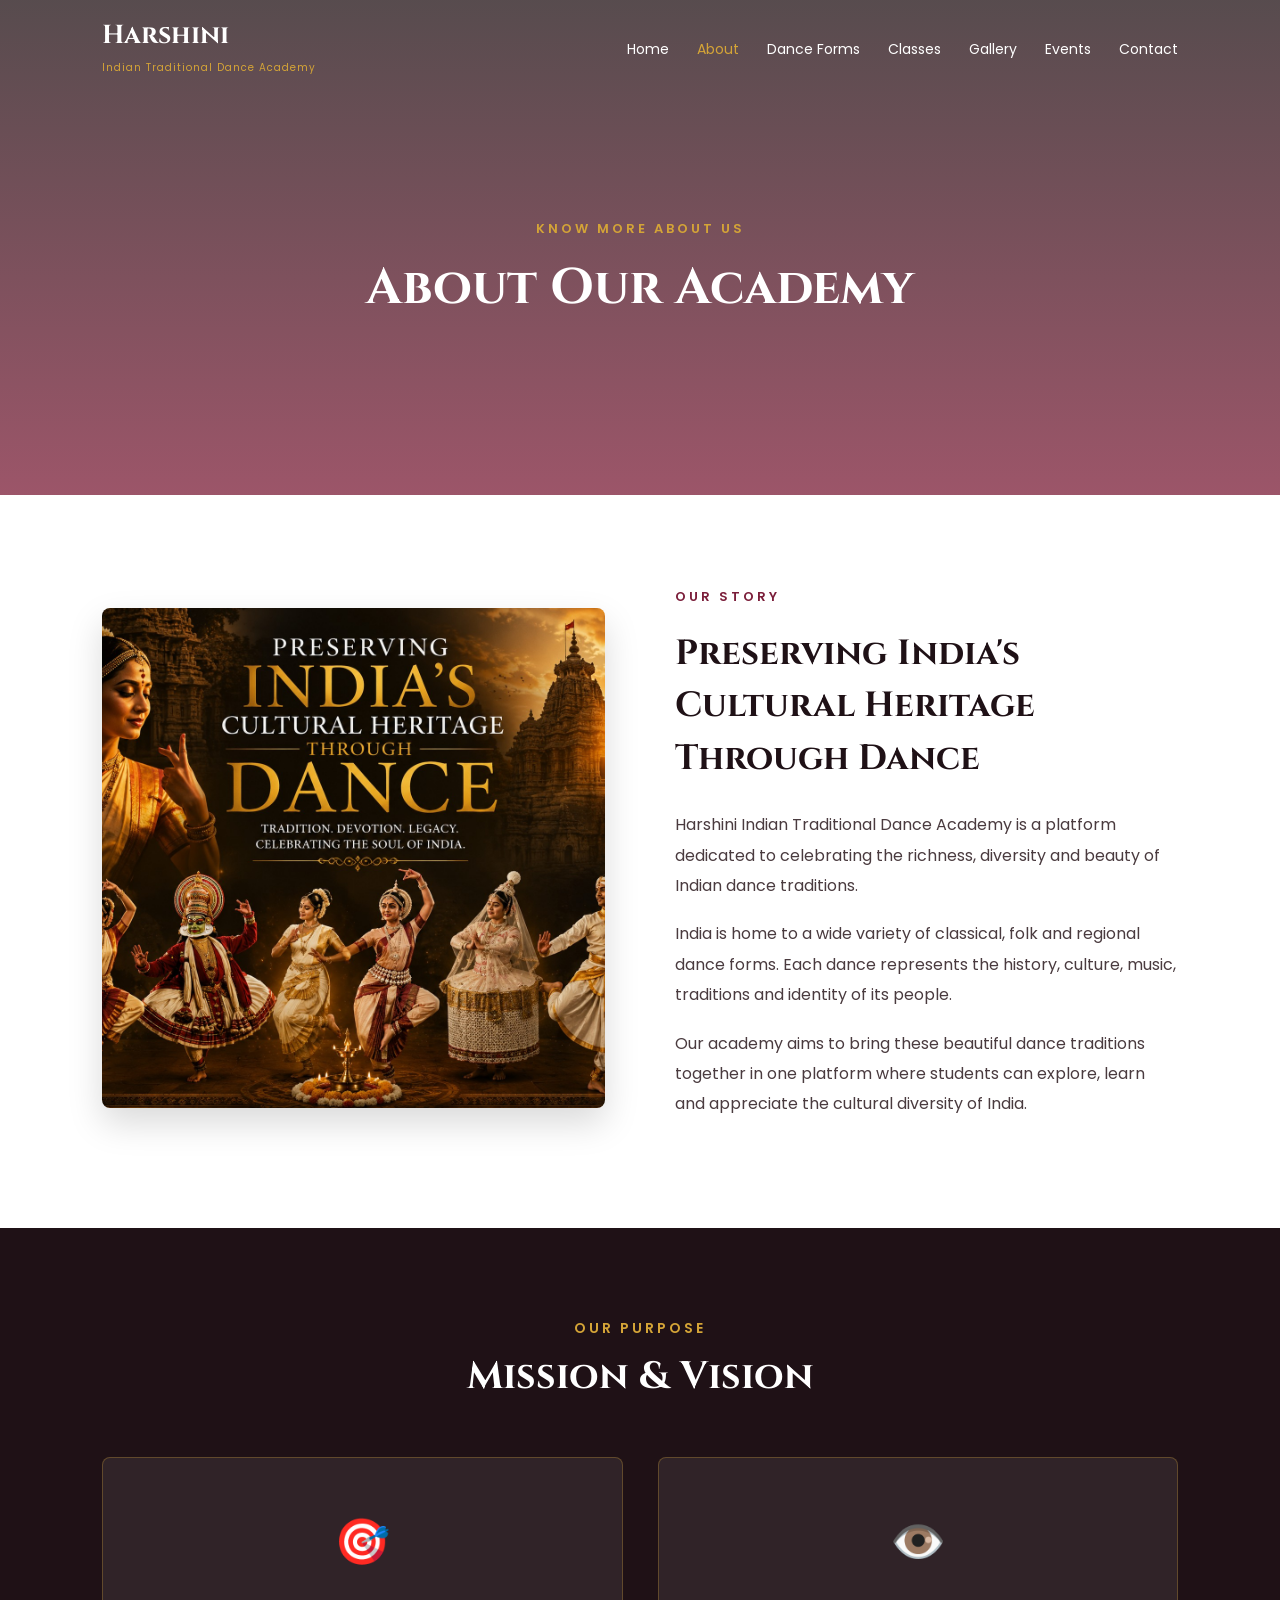
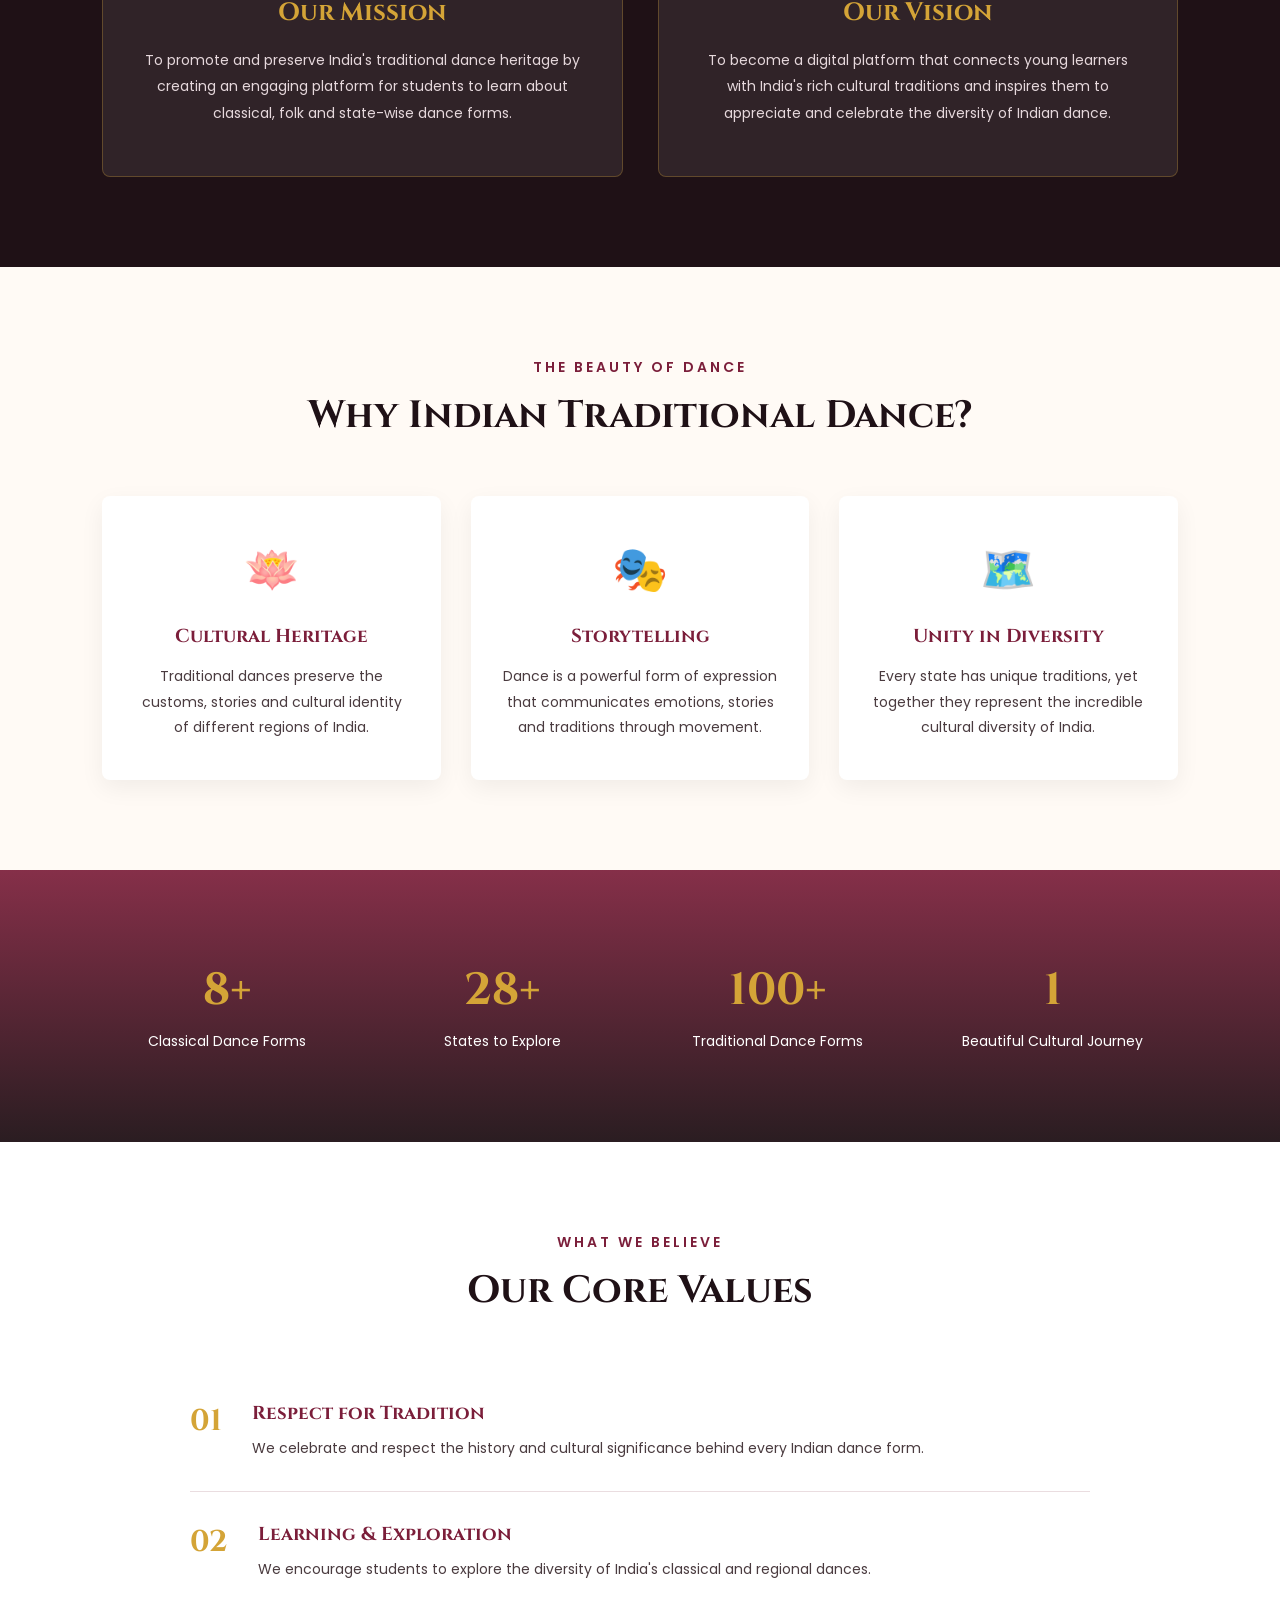
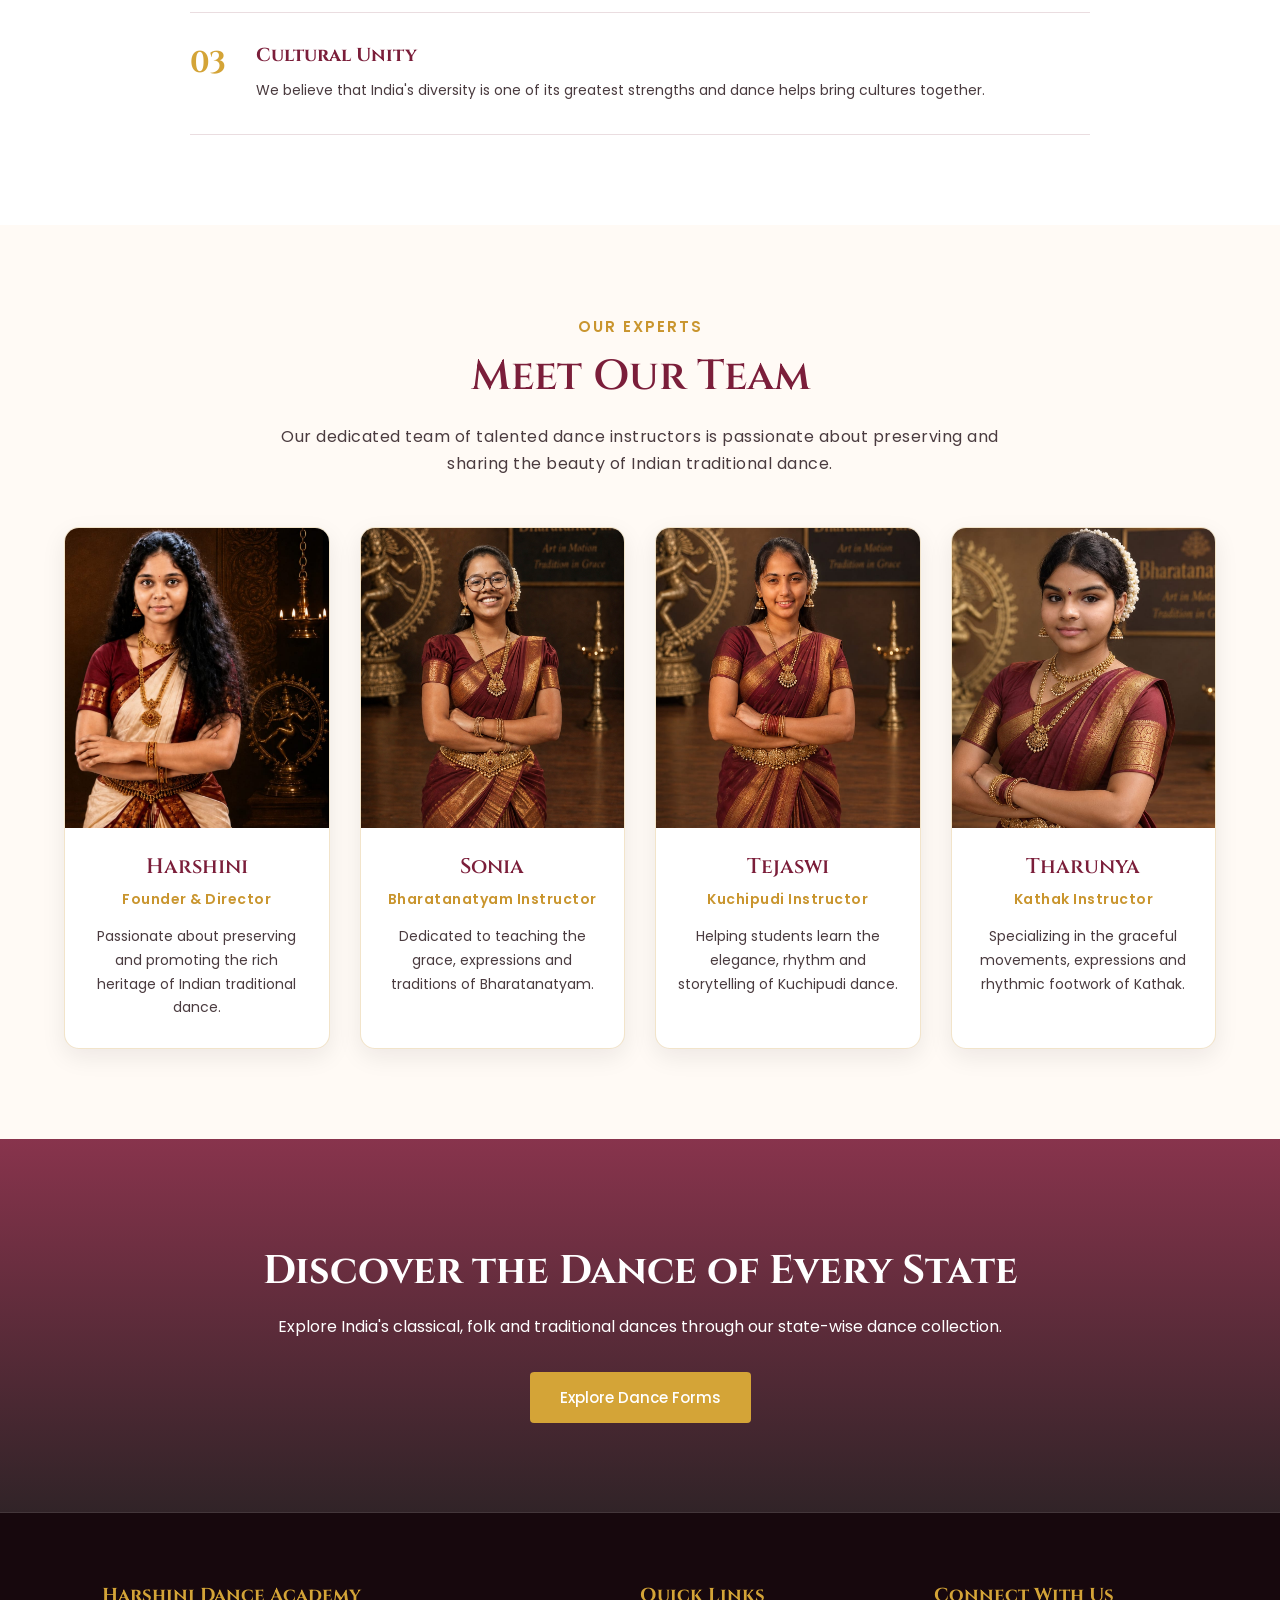
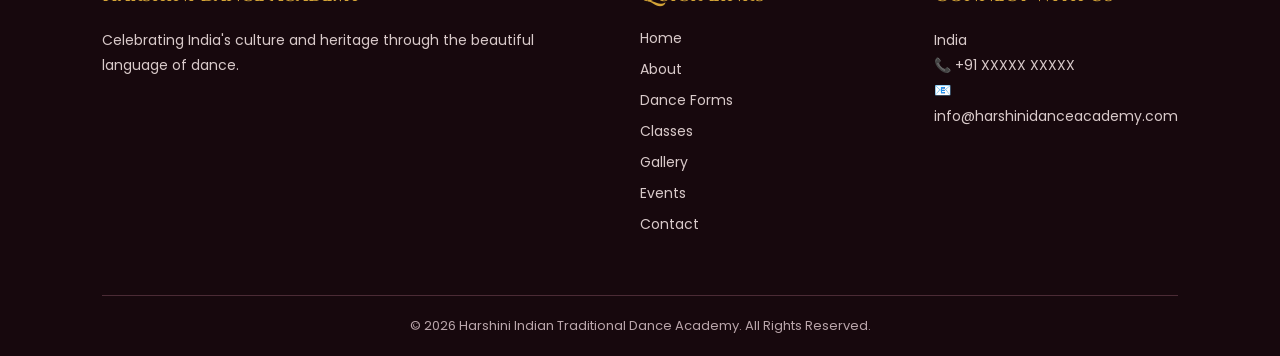
<file: about.html>
<!DOCTYPE html>
<html lang="en">

<head>
    <meta charset="UTF-8">
    <meta name="viewport" content="width=device-width, initial-scale=1.0">

    <title>About | Harshini Indian Traditional Dance Academy</title>

    <!-- Google Fonts -->
    <link rel="preconnect" href="https://fonts.googleapis.com">
    <link rel="preconnect" href="https://fonts.gstatic.com" crossorigin>

    <link
        href="https://fonts.googleapis.com/css2?family=Cinzel:wght@400;500;600;700&family=Poppins:wght@300;400;500;600;700&display=swap"
        rel="stylesheet">

    <!-- CSS -->
    <link rel="stylesheet" href="css/style.css">

</head>

<body>


    <!-- ================= HEADER ================= -->

    <header class="inner-header">

        <nav class="navbar">

            <div class="logo">

                <h2>Harshini</h2>

                <span>Indian Traditional Dance Academy</span>

            </div>


            <ul class="nav-links">

                <li>
                    <a href="index.html">Home</a>
                </li>

                <li>
                    <a href="about.html" class="active">About</a>
                </li>

                <li>
                    <a href="dance-forms.html">Dance Forms</a>
                </li>

                <li>
                    <a href="classes.html">Classes</a>
                </li>

                <li>
                    <a href="gallery.html">Gallery</a>
                </li>

                <li>
                    <a href="events.html">Events</a>
                </li>

                <li>
                    <a href="contact.html">Contact</a>
                </li>

            </ul>


            <div class="menu-btn">
                ☰
            </div>

        </nav>

    </header>


    <!-- ================= PAGE HERO ================= -->

    <section class="page-hero about-hero">

        <div class="page-hero-content">

            <p>KNOW MORE ABOUT US</p>

            <h1>About Our Academy</h1>

            

        </div>

    </section>


    <!-- ================= ABOUT INTRO ================= -->

    <section class="about-main">

        <div class="about-main-content">


            <div class="about-main-image">

                <img src="images/about-dance.jpg"
                    alt="Indian Traditional Dance">

            </div>


            <div class="about-main-text">

                <p class="small-heading">
                    OUR STORY
                </p>

                <h2>
                    Preserving India's Cultural Heritage Through Dance
                </h2>

                <p>

                    Harshini Indian Traditional Dance Academy is a platform
                    dedicated to celebrating the richness, diversity and
                    beauty of Indian dance traditions.

                </p>

                <p>

                    India is home to a wide variety of classical, folk and
                    regional dance forms. Each dance represents the history,
                    culture, music, traditions and identity of its people.

                </p>

                <p>

                    Our academy aims to bring these beautiful dance traditions
                    together in one platform where students can explore,
                    learn and appreciate the cultural diversity of India.

                </p>

            </div>

        </div>

    </section>


    <!-- ================= MISSION & VISION ================= -->

    <section class="mission-vision">

        <div class="section-title light-title">

            <p>OUR PURPOSE</p>

            <h2>
                Mission & Vision
            </h2>

        </div>


        <div class="mission-grid">


            <div class="mission-box">

                <div class="mission-icon">
                    🎯
                </div>

                <h3>
                    Our Mission
                </h3>

                <p>

                    To promote and preserve India's traditional dance heritage
                    by creating an engaging platform for students to learn
                    about classical, folk and state-wise dance forms.

                </p>

            </div>


            <div class="mission-box">

                <div class="mission-icon">
                    👁️
                </div>

                <h3>
                    Our Vision
                </h3>

                <p>

                    To become a digital platform that connects young learners
                    with India's rich cultural traditions and inspires them
                    to appreciate and celebrate the diversity of Indian dance.

                </p>

            </div>

        </div>

    </section>


    <!-- ================= WHY DANCE ================= -->

    <section class="why-dance">

        <div class="section-title">

            <p>THE BEAUTY OF DANCE</p>

            <h2>
                Why Indian Traditional Dance?
            </h2>

        </div>


        <div class="why-grid">


            <div class="why-card">

                <div class="why-icon">
                    🪷
                </div>

                <h3>
                    Cultural Heritage
                </h3>

                <p>

                    Traditional dances preserve the customs, stories
                    and cultural identity of different regions of India.

                </p>

            </div>


            <div class="why-card">

                <div class="why-icon">
                    🎭
                </div>

                <h3>
                    Storytelling
                </h3>

                <p>

                    Dance is a powerful form of expression that communicates
                    emotions, stories and traditions through movement.

                </p>

            </div>


            <div class="why-card">

                <div class="why-icon">
                    🗺️
                </div>

                <h3>
                    Unity in Diversity
                </h3>

                <p>

                    Every state has unique traditions, yet together they
                    represent the incredible cultural diversity of India.

                </p>

            </div>

        </div>

    </section>


    <!-- ================= PROJECT HIGHLIGHTS ================= -->

    <section class="stats-section">

        <div class="stats-grid">


            <div class="stat-box">

                <h2>8+</h2>

                <p>Classical Dance Forms</p>

            </div>


            <div class="stat-box">

                <h2>28+</h2>

                <p>States to Explore</p>

            </div>


            <div class="stat-box">

                <h2>100+</h2>

                <p>Traditional Dance Forms</p>

            </div>


            <div class="stat-box">

                <h2>1</h2>

                <p>Beautiful Cultural Journey</p>

            </div>

        </div>

    </section>


    <!-- ================= OUR VALUES ================= -->

    <section class="values">

        <div class="section-title">

            <p>WHAT WE BELIEVE</p>

            <h2>
                Our Core Values
            </h2>

        </div>


        <div class="values-content">

            <div class="value-item">

                <span>01</span>

                <div>

                    <h3>Respect for Tradition</h3>

                    <p>
                        We celebrate and respect the history and cultural
                        significance behind every Indian dance form.
                    </p>

                </div>

            </div>


            <div class="value-item">

                <span>02</span>

                <div>

                    <h3>Learning & Exploration</h3>

                    <p>
                        We encourage students to explore the diversity
                        of India's classical and regional dances.
                    </p>

                </div>

            </div>


            <div class="value-item">

                <span>03</span>

                <div>

                    <h3>Cultural Unity</h3>

                    <p>
                        We believe that India's diversity is one of its
                        greatest strengths and dance helps bring cultures
                        together.
                    </p>

                </div>

            </div>

        </div>

    </section>


    <!-- ================= OUR TEAM ================= -->

<section class="team-section">
    <div class="container">

        <div class="section-title">
            <span>Our Experts</span>
            <h2>Meet Our Team</h2>
            <p>
                Our dedicated team of talented dance instructors is passionate
                about preserving and sharing the beauty of Indian traditional dance.
            </p>
        </div>

        <div class="team-grid">

            <!-- Team Member 1 -->
            <div class="team-card">
                <div class="team-image">
                    <img src="images/Harshi.jpeg" alt="Dance Academy Director">
                </div>

                <div class="team-info">
                    <h3>Harshini</h3>
                    <h4>Founder & Director</h4>
                    <p>
                        Passionate about preserving and promoting the rich heritage
                        of Indian traditional dance.
                    </p>
                </div>
            </div>


            <!-- Team Member 2 -->
            <div class="team-card">
                <div class="team-image">
                    <img src="images/sonia.jpeg" alt="Bharatanatyam Instructor">
                </div>

                <div class="team-info">
                    <h3>Sonia</h3>
                    <h4>Bharatanatyam Instructor</h4>
                    <p>
                        Dedicated to teaching the grace, expressions and traditions
                        of Bharatanatyam.
                    </p>
                </div>
            </div>


            <!-- Team Member 3 -->
            <div class="team-card">
                <div class="team-image">
                    <img src="images/Tejaswi.jpeg" alt="Kuchipudi Instructor">
                </div>

                <div class="team-info">
                    <h3>Tejaswi</h3>
                    <h4>Kuchipudi Instructor</h4>
                    <p>
                        Helping students learn the elegance, rhythm and storytelling
                        of Kuchipudi dance.
                    </p>
                </div>
            </div>


            <!-- Team Member 4 -->
            <div class="team-card">
                <div class="team-image">
                    <img src="images/Tharunya.jpeg" alt="Kathak Instructor">
                </div>

                <div class="team-info">
                    <h3>Tharunya</h3>
                    <h4>Kathak Instructor</h4>
                    <p>
                        Specializing in the graceful movements, expressions and
                        rhythmic footwork of Kathak.
                    </p>
                </div>
            </div>

        </div>

    </div>
</section>
 <!-- ================= CTA ================= -->

    <section class="cta">

        <div class="cta-content">

            <h2>
                Discover the Dance of Every State
            </h2>

            <p>

                Explore India's classical, folk and traditional dances
                through our state-wise dance collection.

            </p>

            <a href="dance-forms.html" class="btn primary-btn">

                Explore Dance Forms

            </a>

        </div>

    </section>


    <!-- ================= FOOTER ================= -->

    <footer>

        <div class="footer-content">


            <div class="footer-about">

                <h3>
                    Harshini Dance Academy
                </h3>

                <p>

                    Celebrating India's culture and heritage
                    through the beautiful language of dance.

                </p>

            </div>


            <div class="footer-links">

                <h3>
                    Quick Links
                </h3>

                <a href="index.html">Home</a>
                <a href="about.html">About</a>
                <a href="dance-forms.html">Dance Forms</a>
                 <a href="classes.html">Classes</a>
                <a href="gallery.html">Gallery</a>
                <a href="events.html">Events</a>
                 <a href="contact.html">Contact</a>

            </div>


            <div class="footer-contact">

                <h3>Connect With Us</h3>

                <p>
                    <i class="fas fa-location-dot"></i>
                    India
                </p>

                <p>
                    <i class="fas fa-phone"></i>
                   📞 +91 XXXXX XXXXX
                </p>

                <p>
                    <i class="fas fa-envelope"></i>
                    📧 info@harshinidanceacademy.com
                </p>

            </div>
        </div>


        <div class="footer-bottom">

            <p>
                © 2026 Harshini Indian Traditional Dance Academy.
                All Rights Reserved.
            </p>

        </div>

    </footer>


    <!-- JavaScript -->

    <script src="js/script.js"></script>

</body>

</html>
</file>
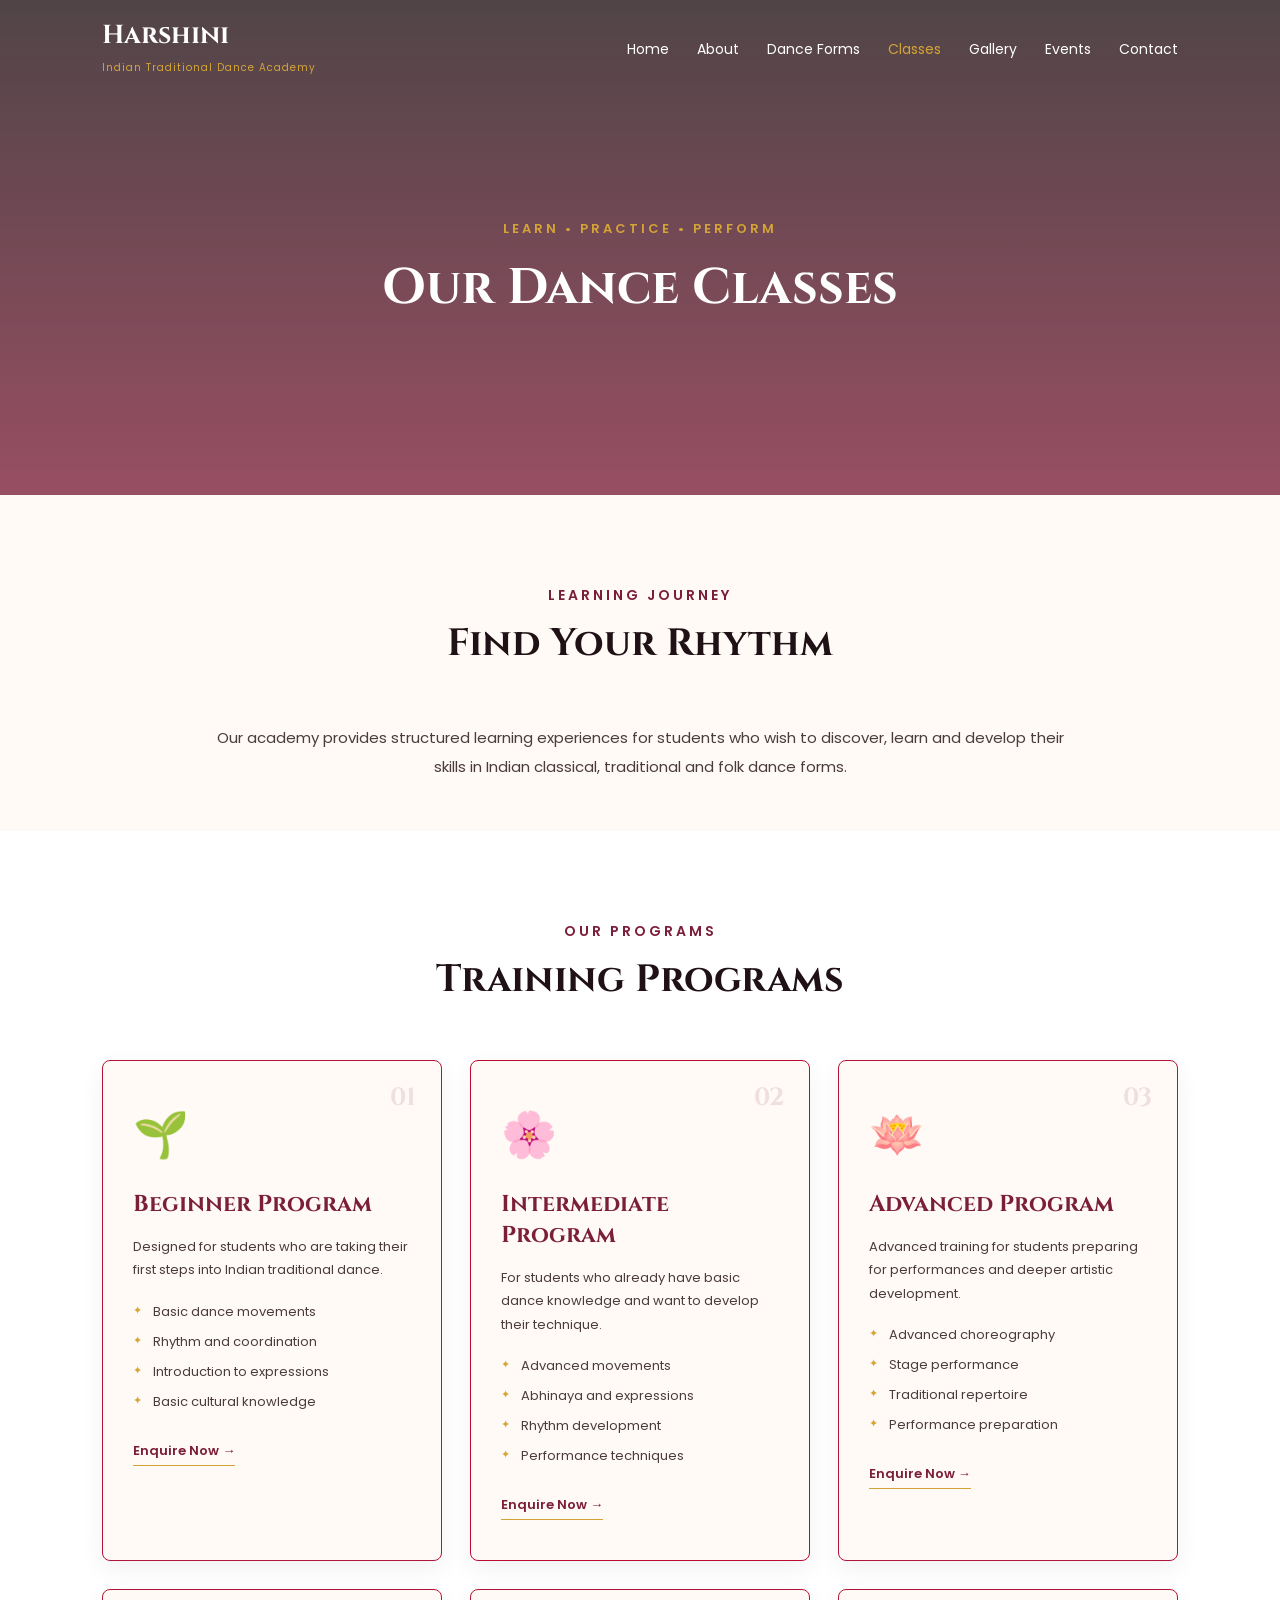
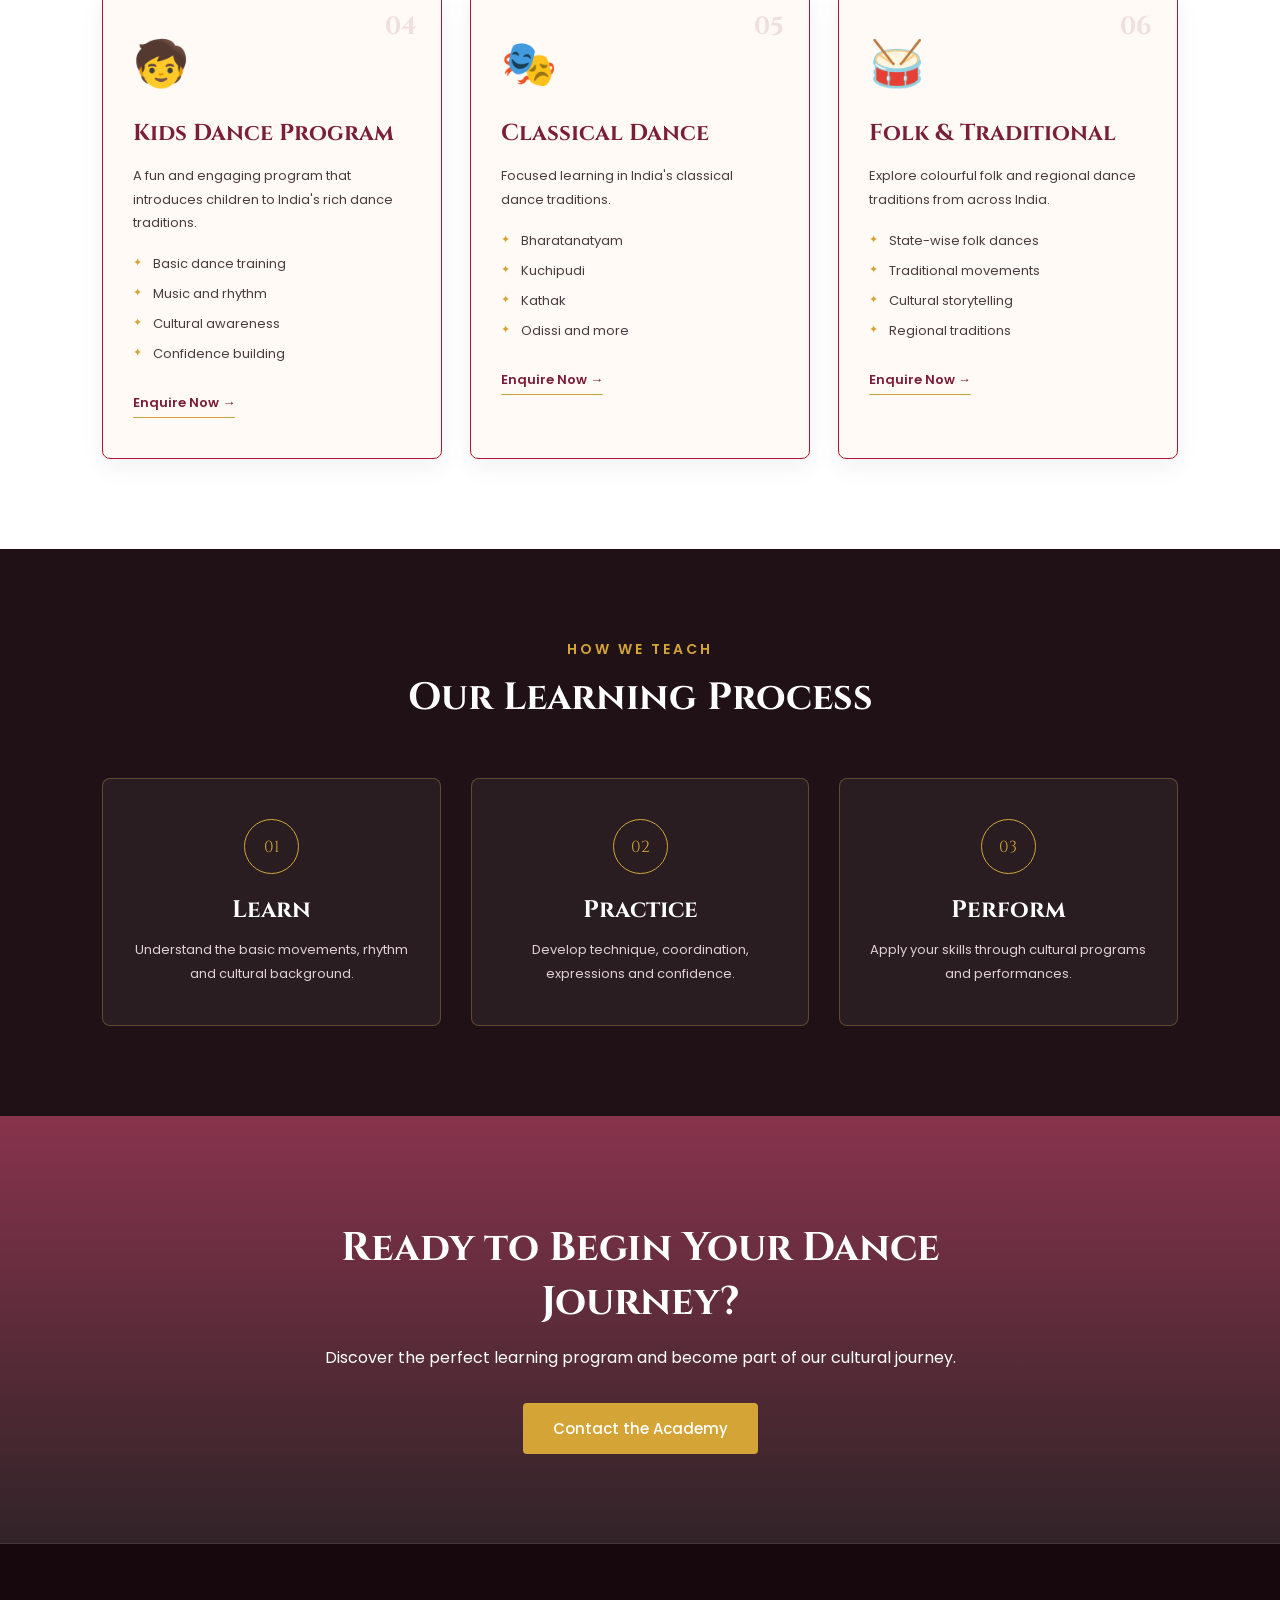
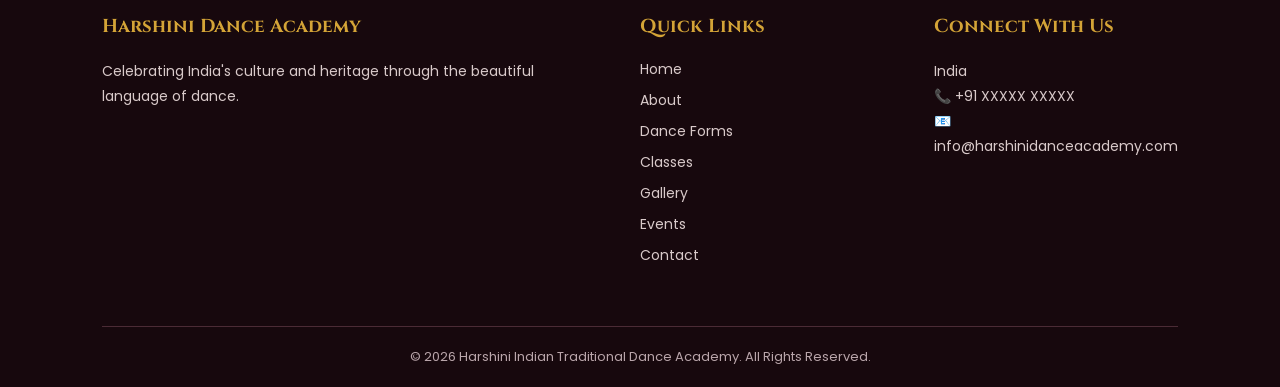
<file: classes.html>
<!DOCTYPE html>
<html lang="en">

<head>

    <meta charset="UTF-8">

    <meta name="viewport"
          content="width=device-width, initial-scale=1.0">

    <title>
        Classes | Harshini Indian Traditional Dance Academy
    </title>


    <!-- Google Fonts -->

    <link rel="preconnect"
          href="https://fonts.googleapis.com">

    <link rel="preconnect"
          href="https://fonts.gstatic.com"
          crossorigin>

    <link
        href="https://fonts.googleapis.com/css2?family=Cinzel:wght@400;500;600;700&family=Poppins:wght@300;400;500;600;700&display=swap"
        rel="stylesheet">


    <!-- Main CSS -->

    <link rel="stylesheet"
          href="css/style.css">

</head>


<body>


    <!-- =================================================
         HEADER
    ================================================= -->

    <header class="inner-header">

        <nav class="navbar">


            <!-- LOGO -->

            <div class="logo">

                <h2>
                    Harshini
                </h2>

                <span>
                    Indian Traditional Dance Academy
                </span>

            </div>


            <!-- NAVIGATION -->

            <ul class="nav-links">

                <li>
                    <a href="index.html">
                        Home
                    </a>
                </li>

                <li>
                    <a href="about.html">
                        About
                    </a>
                </li>

                <li>
                    <a href="dance-forms.html">
                        Dance Forms
                    </a>
                </li>

                <li>
                    <a href="classes.html"
                       class="active">
                        Classes
                    </a>
                </li>

                <li>
                    <a href="gallery.html">
                        Gallery
                    </a>
                </li>
                <li>
                    <a href="events.html">
                        Events
                    </a>
                </li>
                <li>
                    <a href="contact.html">
                        Contact
                    </a>
                </li>

            </ul>


            <!-- MOBILE MENU -->

            <div class="menu-btn">
                ☰
            </div>

        </nav>

    </header>



    <!-- =================================================
         PAGE HERO
    ================================================= -->

    <section class="page-hero classes-hero">

        <div class="page-hero-content">

            <p>
                LEARN • PRACTICE • PERFORM
            </p>

            <h1>
                Our Dance Classes
            </h1>

            
        </div>

    </section>



    <!-- =================================================
         INTRODUCTION
    ================================================= -->

    <section class="classes-intro">

        <div class="section-title">

            <p>
                LEARNING JOURNEY
            </p>

            <h2>
                Find Your Rhythm
            </h2>

        </div>


        <p class="classes-intro-text">

            Our academy provides structured learning experiences
            for students who wish to discover, learn and develop
            their skills in Indian classical, traditional and
            folk dance forms.

        </p>

    </section>



    <!-- =================================================
         CLASS PROGRAMS
    ================================================= -->

    <section class="classes-section">

        <div class="section-title">

            <p>
                OUR PROGRAMS
            </p>

            <h2>
                Training Programs
            </h2>

        </div>


        <div class="classes-grid">


            <!-- BEGINNER -->

            <div class="class-card">

                <div class="class-number">
                    01
                </div>

                <div class="class-icon">
                    🌱
                </div>

                <h3>
                    Beginner Program
                </h3>

                <p>

                    Designed for students who are
                    taking their first steps into
                    Indian traditional dance.

                </p>


                <ul>

                    <li>
                        Basic dance movements
                    </li>

                    <li>
                        Rhythm and coordination
                    </li>

                    <li>
                        Introduction to expressions
                    </li>

                    <li>
                        Basic cultural knowledge
                    </li>

                </ul>


                <a href="contact.html"
                   class="class-link">

                    Enquire Now →

                </a>

            </div>



            <!-- INTERMEDIATE -->

            <div class="class-card featured-class">

                <div class="class-number">
                    02
                </div>

                <div class="class-icon">
                    🌸
                </div>

                <h3>
                    Intermediate Program
                </h3>

                <p>

                    For students who already have
                    basic dance knowledge and want
                    to develop their technique.

                </p>


                <ul>

                    <li>
                        Advanced movements
                    </li>

                    <li>
                        Abhinaya and expressions
                    </li>

                    <li>
                        Rhythm development
                    </li>

                    <li>
                        Performance techniques
                    </li>

                </ul>


                <a href="contact.html"
                   class="class-link">

                    Enquire Now →

                </a>

            </div>



            <!-- ADVANCED -->

            <div class="class-card">

                <div class="class-number">
                    03
                </div>

                <div class="class-icon">
                    🪷
                </div>

                <h3>
                    Advanced Program
                </h3>

                <p>

                    Advanced training for students
                    preparing for performances and
                    deeper artistic development.

                </p>


                <ul>

                    <li>
                        Advanced choreography
                    </li>

                    <li>
                        Stage performance
                    </li>

                    <li>
                        Traditional repertoire
                    </li>

                    <li>
                        Performance preparation
                    </li>

                </ul>


                <a href="contact.html"
                   class="class-link">

                    Enquire Now →

                </a>

            </div>



            <!-- KIDS -->

            <div class="class-card">

                <div class="class-number">
                    04
                </div>

                <div class="class-icon">
                    🧒
                </div>

                <h3>
                    Kids Dance Program
                </h3>

                <p>

                    A fun and engaging program that
                    introduces children to India's
                    rich dance traditions.

                </p>


                <ul>

                    <li>
                        Basic dance training
                    </li>

                    <li>
                        Music and rhythm
                    </li>

                    <li>
                        Cultural awareness
                    </li>

                    <li>
                        Confidence building
                    </li>

                </ul>


                <a href="contact.html"
                   class="class-link">

                    Enquire Now →

                </a>

            </div>



            <!-- CLASSICAL -->

            <div class="class-card">

                <div class="class-number">
                    05
                </div>

                <div class="class-icon">
                    🎭
                </div>

                <h3>
                    Classical Dance
                </h3>

                <p>

                    Focused learning in India's
                    classical dance traditions.

                </p>


                <ul>

                    <li>
                        Bharatanatyam
                    </li>

                    <li>
                        Kuchipudi
                    </li>

                    <li>
                        Kathak
                    </li>

                    <li>
                        Odissi and more
                    </li>

                </ul>


                <a href="contact.html"
                   class="class-link">

                    Enquire Now →

                </a>

            </div>



            <!-- FOLK -->

            <div class="class-card">

                <div class="class-number">
                    06
                </div>

                <div class="class-icon">
                    🥁
                </div>

                <h3>
                    Folk & Traditional
                </h3>

                <p>

                    Explore colourful folk and
                    regional dance traditions
                    from across India.

                </p>


                <ul>

                    <li>
                        State-wise folk dances
                    </li>

                    <li>
                        Traditional movements
                    </li>

                    <li>
                        Cultural storytelling
                    </li>

                    <li>
                        Regional traditions
                    </li>

                </ul>


                <a href="contact.html"
                   class="class-link">

                    Enquire Now →

                </a>

            </div>


        </div>

    </section>



    <!-- =================================================
         LEARNING PROCESS
    ================================================= -->

    <section class="learning-process">

        <div class="section-title light-title">

            <p>
                HOW WE TEACH
            </p>

            <h2>
                Our Learning Process
            </h2>

        </div>


        <div class="process-grid">


            <div class="process-box">

                <span>
                    01
                </span>

                <h3>
                    Learn
                </h3>

                <p>

                    Understand the basic movements,
                    rhythm and cultural background.

                </p>

            </div>


            <div class="process-box">

                <span>
                    02
                </span>

                <h3>
                    Practice
                </h3>

                <p>

                    Develop technique, coordination,
                    expressions and confidence.

                </p>

            </div>


            <div class="process-box">

                <span>
                    03
                </span>

                <h3>
                    Perform
                </h3>

                <p>

                    Apply your skills through
                    cultural programs and performances.

                </p>

            </div>


        </div>

    </section>



    <!-- =================================================
         CTA
    ================================================= -->

    <section class="cta">

        <div class="cta-content">

            <h2>
                Ready to Begin Your Dance Journey?
            </h2>

            <p>

                Discover the perfect learning program
                and become part of our cultural journey.

            </p>


            <a href="contact.html"
               class="btn primary-btn">

                Contact the Academy

            </a>

        </div>

    </section>



    <!-- =================================================
         FOOTER
    ================================================= -->

    <footer>

        <div class="footer-content">


            <div class="footer-about">

                <h3>
                    Harshini Dance Academy
                </h3>

                <p>

                    Celebrating India's culture and heritage
                    through the beautiful language of dance.

                </p>

            </div>


            <div class="footer-links">

                <h3>
                    Quick Links
                </h3>

                <a href="index.html">
                    Home
                </a>

                <a href="about.html">
                    About
                </a>

                <a href="dance-forms.html">
                    Dance Forms
                </a>
                <a href="classes.html">
                    Classes
                </a>

                <a href="gallery.html">
                    Gallery
                </a>
                 <a href="events.html">
                    Events
                </a>
                 <a href="contact.html">
                    Contact
                </a>

            </div>


            <div class="footer-contact">

                <h3>Connect With Us</h3>

                <p>
                    <i class="fas fa-location-dot"></i>
                    India
                </p>

                <p>
                    <i class="fas fa-phone"></i>
                   📞 +91 XXXXX XXXXX
                </p>

                <p>
                    <i class="fas fa-envelope"></i>
                    📧 info@harshinidanceacademy.com
                </p>

            </div>

        </div>


        <div class="footer-bottom">

            <p>

                © 2026 Harshini Indian Traditional Dance Academy.
                All Rights Reserved.

            </p>

        </div>

    </footer>



    <!-- JavaScript -->

    <script src="js/script.js"></script>

</body>

</html>
</file>
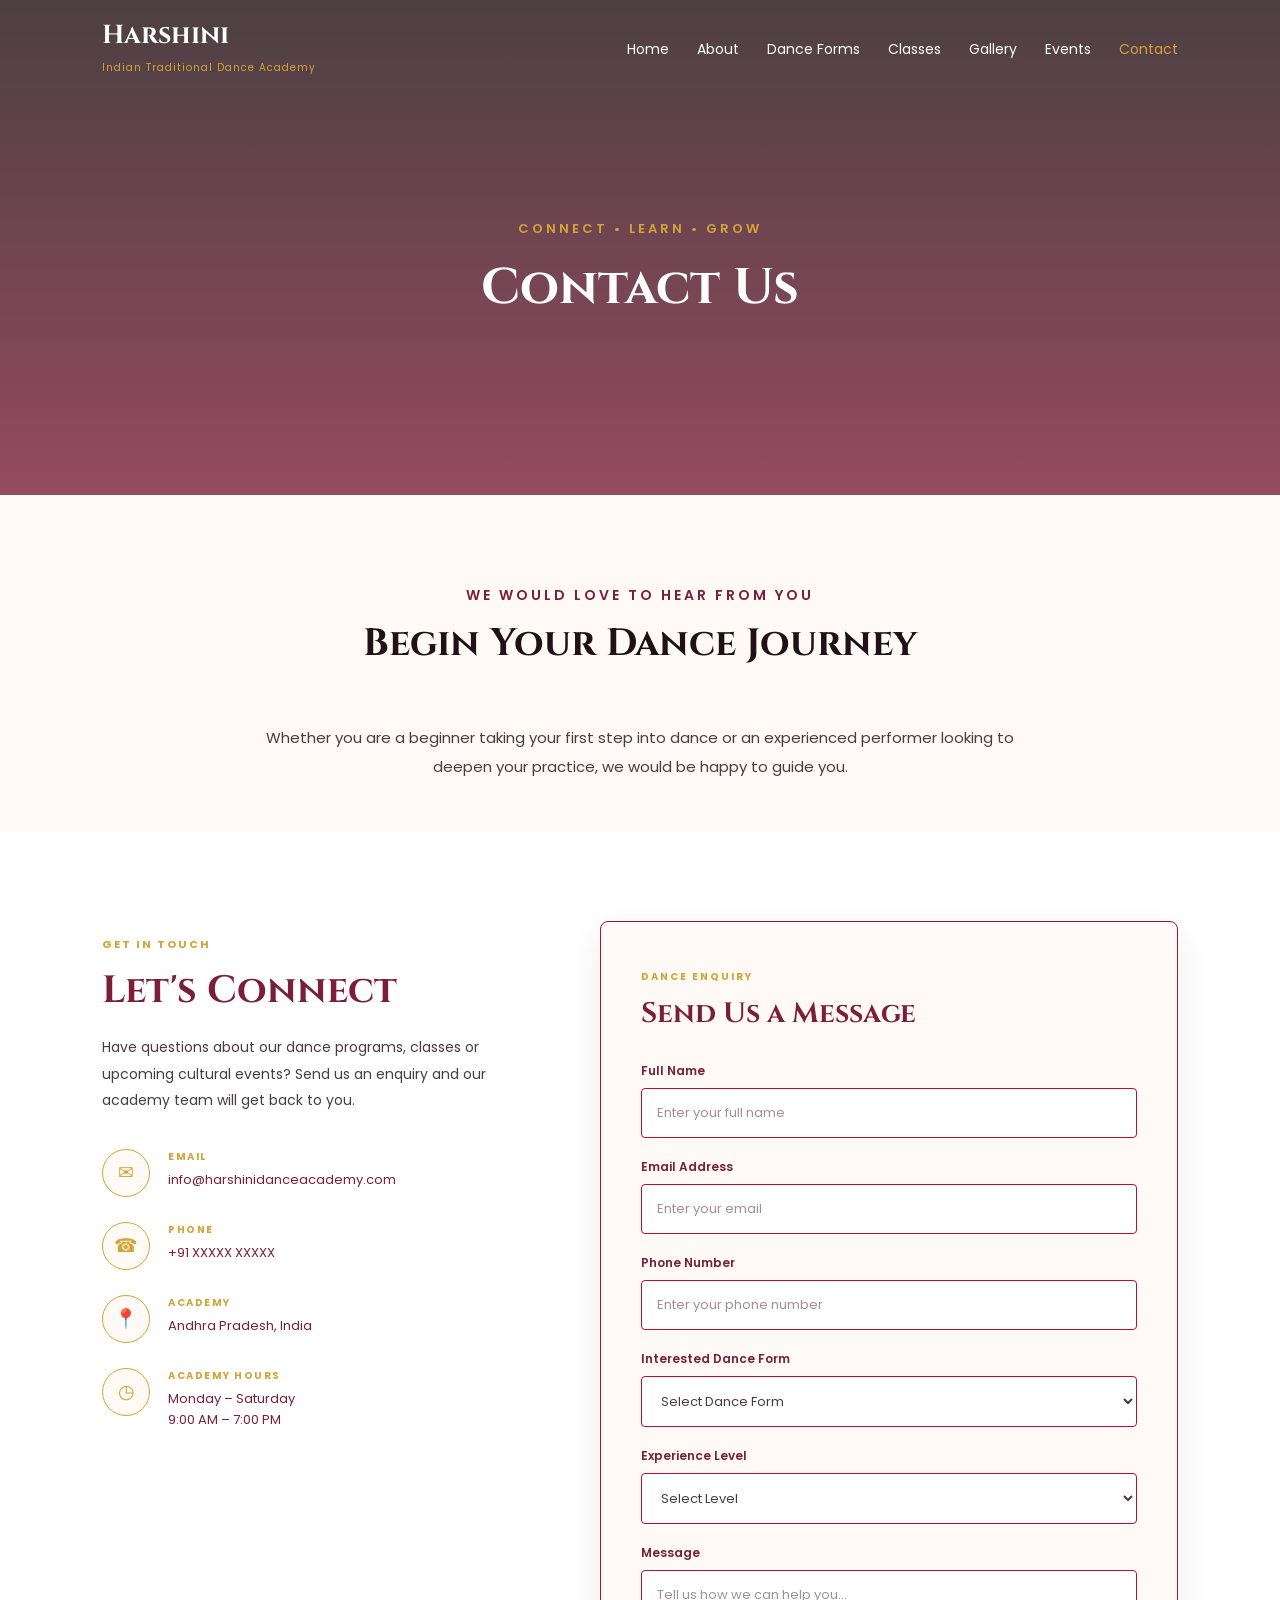
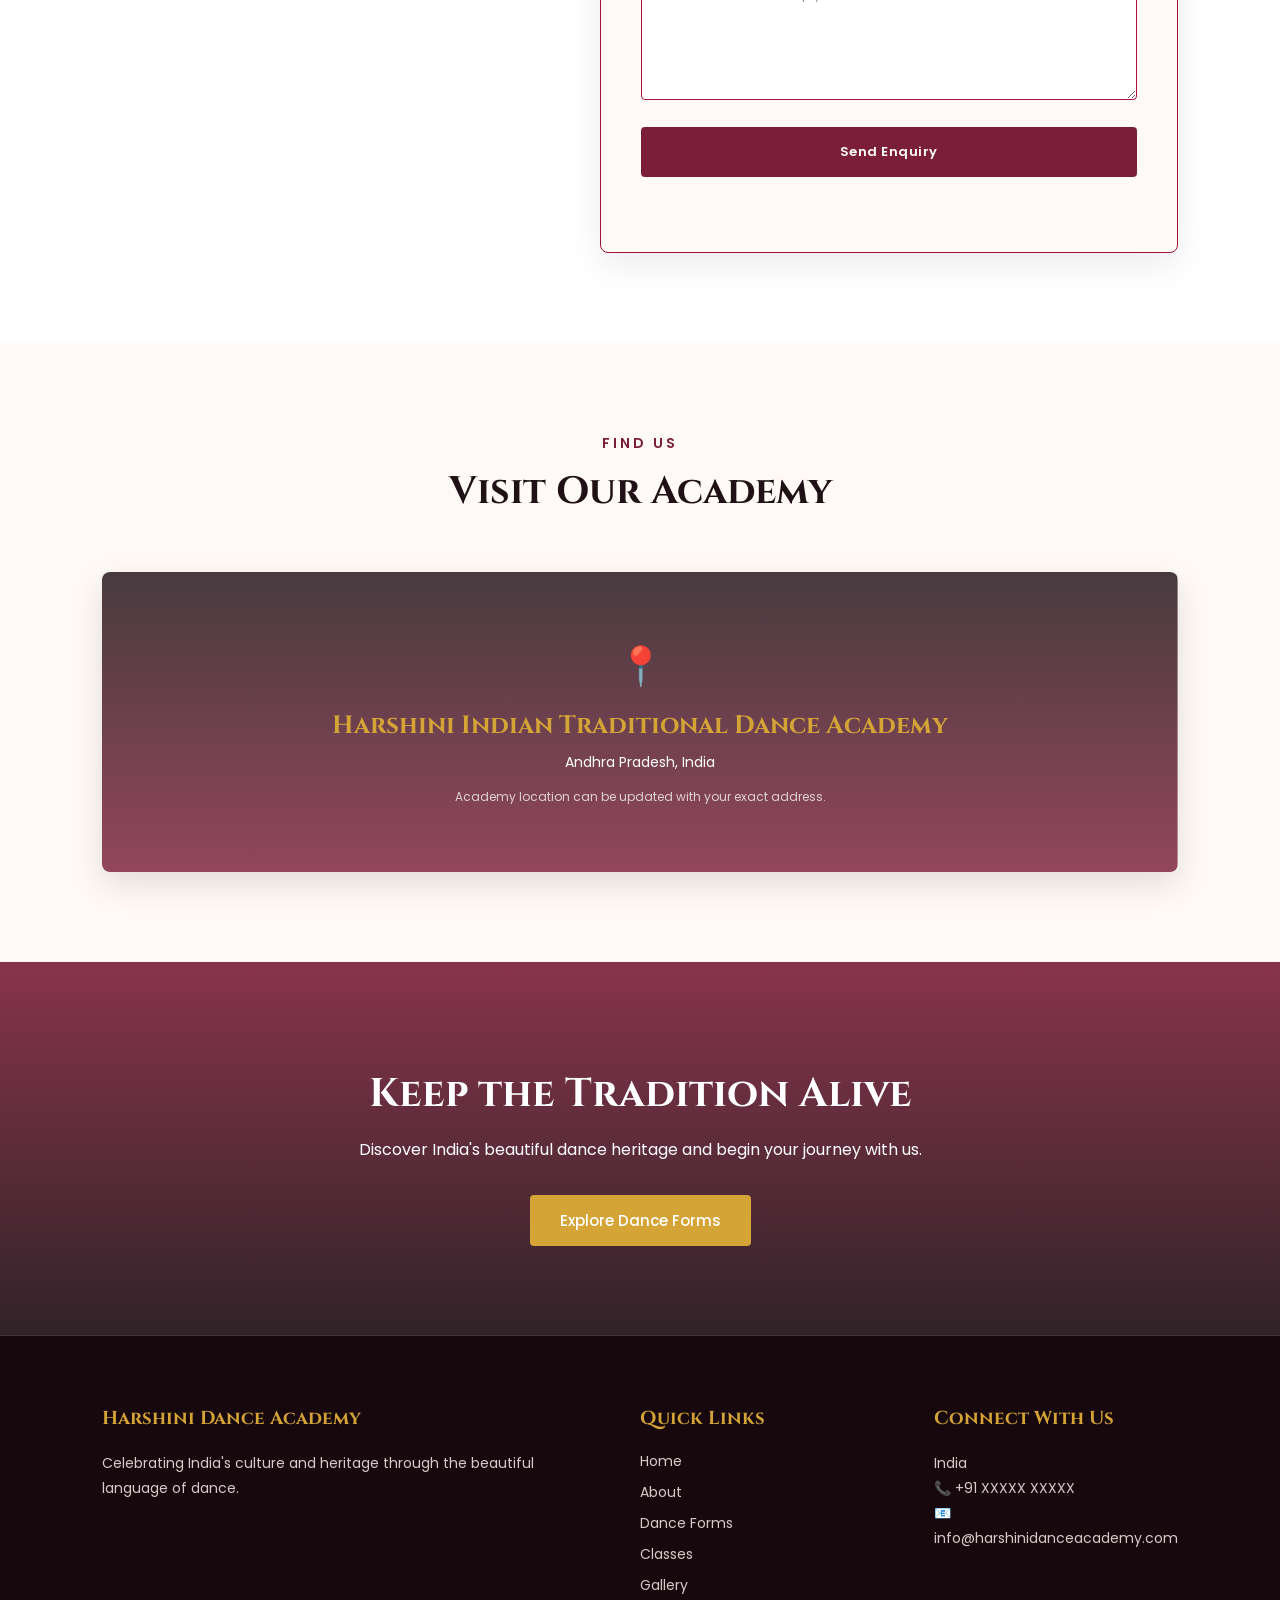
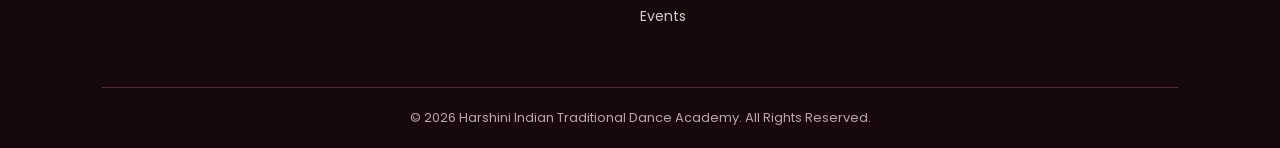
<file: contact.html>
<!DOCTYPE html>
<html lang="en">

<head>

    <meta charset="UTF-8">

    <meta name="viewport"
          content="width=device-width, initial-scale=1.0">

    <title>
        Contact | Harshini Indian Traditional Dance Academy
    </title>

    <!-- Google Fonts -->

    <link rel="preconnect"
          href="https://fonts.googleapis.com">

    <link rel="preconnect"
          href="https://fonts.gstatic.com"
          crossorigin>

    <link
        href="https://fonts.googleapis.com/css2?family=Cinzel:wght@400;500;600;700&family=Poppins:wght@300;400;500;600;700&display=swap"
        rel="stylesheet">

    <!-- Main CSS -->

    <link rel="stylesheet"
          href="css/style.css">

</head>


<body>


    <!-- =================================================
         HEADER
    ================================================= -->

    <header class="inner-header">

        <nav class="navbar">


            <!-- LOGO -->

            <div class="logo">

                <h2>
                    Harshini
                </h2>

                <span>
                    Indian Traditional Dance Academy
                </span>

            </div>


            <!-- NAVIGATION -->

            <ul class="nav-links">

                <li>
                    <a href="index.html">
                        Home
                    </a>
                </li>

                <li>
                    <a href="about.html">
                        About
                    </a>
                </li>

                <li>
                    <a href="dance-forms.html">
                        Dance Forms
                    </a>
                </li>

                <li>
                    <a href="classes.html">
                        Classes
                    </a>
                </li>

                <li>
                    <a href="gallery.html">
                        Gallery
                    </a>
                </li>

                 <li>
                    <a href="events.html">
                        Events
                    </a>
                </li>

                <li>
                    <a href="contact.html"
                       class="active">
                        Contact
                    </a>
                </li>

            </ul>


            <!-- MOBILE MENU -->

            <div class="menu-btn">
                ☰
            </div>

        </nav>

    </header>



    <!-- =================================================
         PAGE HERO
    ================================================= -->

    <section class="page-hero contact-hero">

        <div class="page-hero-content">

            <p>
                CONNECT • LEARN • GROW
            </p>

            <h1>
                Contact Us
            </h1>


        </div>

    </section>



    <!-- =================================================
         CONTACT INTRO
    ================================================= -->

    <section class="contact-intro">

        <div class="section-title">

            <p>
                WE WOULD LOVE TO HEAR FROM YOU
            </p>

            <h2>
                Begin Your Dance Journey
            </h2>

        </div>


        <p class="contact-intro-text">

            Whether you are a beginner taking your first step
            into dance or an experienced performer looking to
            deepen your practice, we would be happy to guide you.

        </p>

    </section>



    <!-- =================================================
         CONTACT SECTION
    ================================================= -->

    <section class="contact-section">

        <div class="contact-wrapper">


            <!-- =================================================
                 CONTACT INFORMATION
            ================================================= -->

            <div class="contact-info">

                <span class="contact-label">
                    GET IN TOUCH
                </span>

                <h2>
                    Let's Connect
                </h2>

                <p>

                    Have questions about our dance programs,
                    classes or upcoming cultural events?
                    Send us an enquiry and our academy team
                    will get back to you.

                </p>


                <!-- EMAIL -->

                <div class="contact-detail">

                    <div class="contact-icon">
                        ✉
                    </div>

                    <div>

                        <span>
                            Email
                        </span>

                        <p>
                            info@harshinidanceacademy.com
                        </p>

                    </div>

                </div>


                <!-- PHONE -->

                <div class="contact-detail">

                    <div class="contact-icon">
                        ☎
                    </div>

                    <div>

                        <span>
                            Phone
                        </span>

                        <p>
                            +91 XXXXX XXXXX
                        </p>

                    </div>

                </div>


                <!-- LOCATION -->

                <div class="contact-detail">

                    <div class="contact-icon">
                        📍
                    </div>

                    <div>

                        <span>
                            Academy
                        </span>

                        <p>
                            Andhra Pradesh, India
                        </p>

                    </div>

                </div>


                <!-- HOURS -->

                <div class="contact-detail">

                    <div class="contact-icon">
                        ◷
                    </div>

                    <div>

                        <span>
                            Academy Hours
                        </span>

                        <p>
                            Monday – Saturday
                            <br>
                            9:00 AM – 7:00 PM
                        </p>

                    </div>

                </div>

            </div>



            <!-- =================================================
                 ENQUIRY FORM
            ================================================= -->

            <div class="contact-form-box">

                <div class="form-heading">

                    <span>
                        DANCE ENQUIRY
                    </span>

                    <h2>
                        Send Us a Message
                    </h2>

                </div>


                <form id="contactForm">


                    <!-- NAME -->

                    <div class="form-group">

                        <label for="name">
                            Full Name
                        </label>

                        <input
                            type="text"
                            id="name"
                            name="name"
                            placeholder="Enter your full name"
                            required>

                    </div>


                    <!-- EMAIL -->

                    <div class="form-group">

                        <label for="email">
                            Email Address
                        </label>

                        <input
                            type="email"
                            id="email"
                            name="email"
                            placeholder="Enter your email"
                            required>

                    </div>


                    <!-- PHONE -->

                    <div class="form-group">

                        <label for="phone">
                            Phone Number
                        </label>

                        <input
                            type="tel"
                            id="phone"
                            name="phone"
                            placeholder="Enter your phone number"
                            required>

                    </div>


                    <!-- DANCE FORM -->

                    <div class="form-group">

                        <label for="dance">
                            Interested Dance Form
                        </label>

                        <select
                            id="dance"
                            name="dance"
                            required>

                            <option value="">
                                Select Dance Form
                            </option>

                            <option value="Bharatanatyam">
                                Bharatanatyam
                            </option>

                            <option value="Kuchipudi">
                                Kuchipudi
                            </option>

                            <option value="Kathak">
                                Kathak
                            </option>

                            <option value="Odissi">
                                Odissi
                            </option>

                            <option value="Kathakali">
                                Kathakali
                            </option>

                            <option value="Mohiniyattam">
                                Mohiniyattam
                            </option>

                            <option value="Manipuri">
                                Manipuri
                            </option>

                            <option value="Sattriya">
                                Sattriya
                            </option>

                            <option value="Folk">
                                Folk & Traditional Dance
                            </option>

                        </select>

                    </div>


                    <!-- LEVEL -->

                    <div class="form-group">

                        <label for="level">
                            Experience Level
                        </label>

                        <select
                            id="level"
                            name="level"
                            required>

                            <option value="">
                                Select Level
                            </option>

                            <option value="Beginner">
                                Beginner
                            </option>

                            <option value="Intermediate">
                                Intermediate
                            </option>

                            <option value="Advanced">
                                Advanced
                            </option>

                            <option value="Kids">
                                Kids Program
                            </option>

                        </select>

                    </div>


                    <!-- MESSAGE -->

                    <div class="form-group">

                        <label for="message">
                            Message
                        </label>

                        <textarea
                            id="message"
                            name="message"
                            rows="5"
                            placeholder="Tell us how we can help you..."
                            required></textarea>

                    </div>


                    <!-- SUBMIT -->

                    <button
                        type="submit"
                        class="contact-submit">

                        Send Enquiry

                    </button>


                    <!-- FORM MESSAGE -->

                    <p id="formMessage"
                       class="form-message">
                    </p>


                </form>

            </div>

        </div>

    </section>



    <!-- =================================================
         MAP / LOCATION
    ================================================= -->

    <section class="academy-location">

        <div class="section-title">

            <p>
                FIND US
            </p>

            <h2>
                Visit Our Academy
            </h2>

        </div>


        <div class="location-box">

            <div class="location-content">

                <div class="location-symbol">
                    📍
                </div>

                <h3>
                    Harshini Indian Traditional
                    Dance Academy
                </h3>

                <p>
                    Andhra Pradesh, India
                </p>

                <span>
                    Academy location can be updated
                    with your exact address.
                </span>

            </div>

        </div>

    </section>



    <!-- =================================================
         CTA
    ================================================= -->

    <section class="cta">

        <div class="cta-content">

            <h2>
                Keep the Tradition Alive
            </h2>

            <p>

                Discover India's beautiful dance heritage
                and begin your journey with us.

            </p>


            <a href="dance-forms.html"
               class="btn primary-btn">

                Explore Dance Forms

            </a>

        </div>

    </section>



    <!-- =================================================
         FOOTER
    ================================================= -->

    <footer>

        <div class="footer-content">


            <div class="footer-about">

                <h3>
                    Harshini Dance Academy
                </h3>

                <p>

                    Celebrating India's culture and heritage
                    through the beautiful language of dance.

                </p>

            </div>


            <div class="footer-links">

                <h3>
                    Quick Links
                </h3>

                <a href="index.html">
                    Home
                </a>

                <a href="about.html">
                    About
                </a>

                <a href="dance-forms.html">
                    Dance Forms
                </a>

                <a href="classes.html">
                    Classes
                </a>

                <a href="gallery.html">
                    Gallery
                </a>
                 <a href="events.html">
                    Events
                </a>

            </div>


            <div class="footer-contact">

                <h3>Connect With Us</h3>

                <p>
                    <i class="fas fa-location-dot"></i>
                    India
                </p>

                <p>
                    <i class="fas fa-phone"></i>
                   📞 +91 XXXXX XXXXX
                </p>

                <p>
                    <i class="fas fa-envelope"></i>
                    📧 info@harshinidanceacademy.com
                </p>

            </div>

        </div>


        <div class="footer-bottom">

            <p>

                © 2026 Harshini Indian Traditional Dance Academy.
                All Rights Reserved.

            </p>

        </div>

    </footer>



    <!-- JavaScript -->

    <script src="js/script.js"></script>

</body>

</html>
</file>
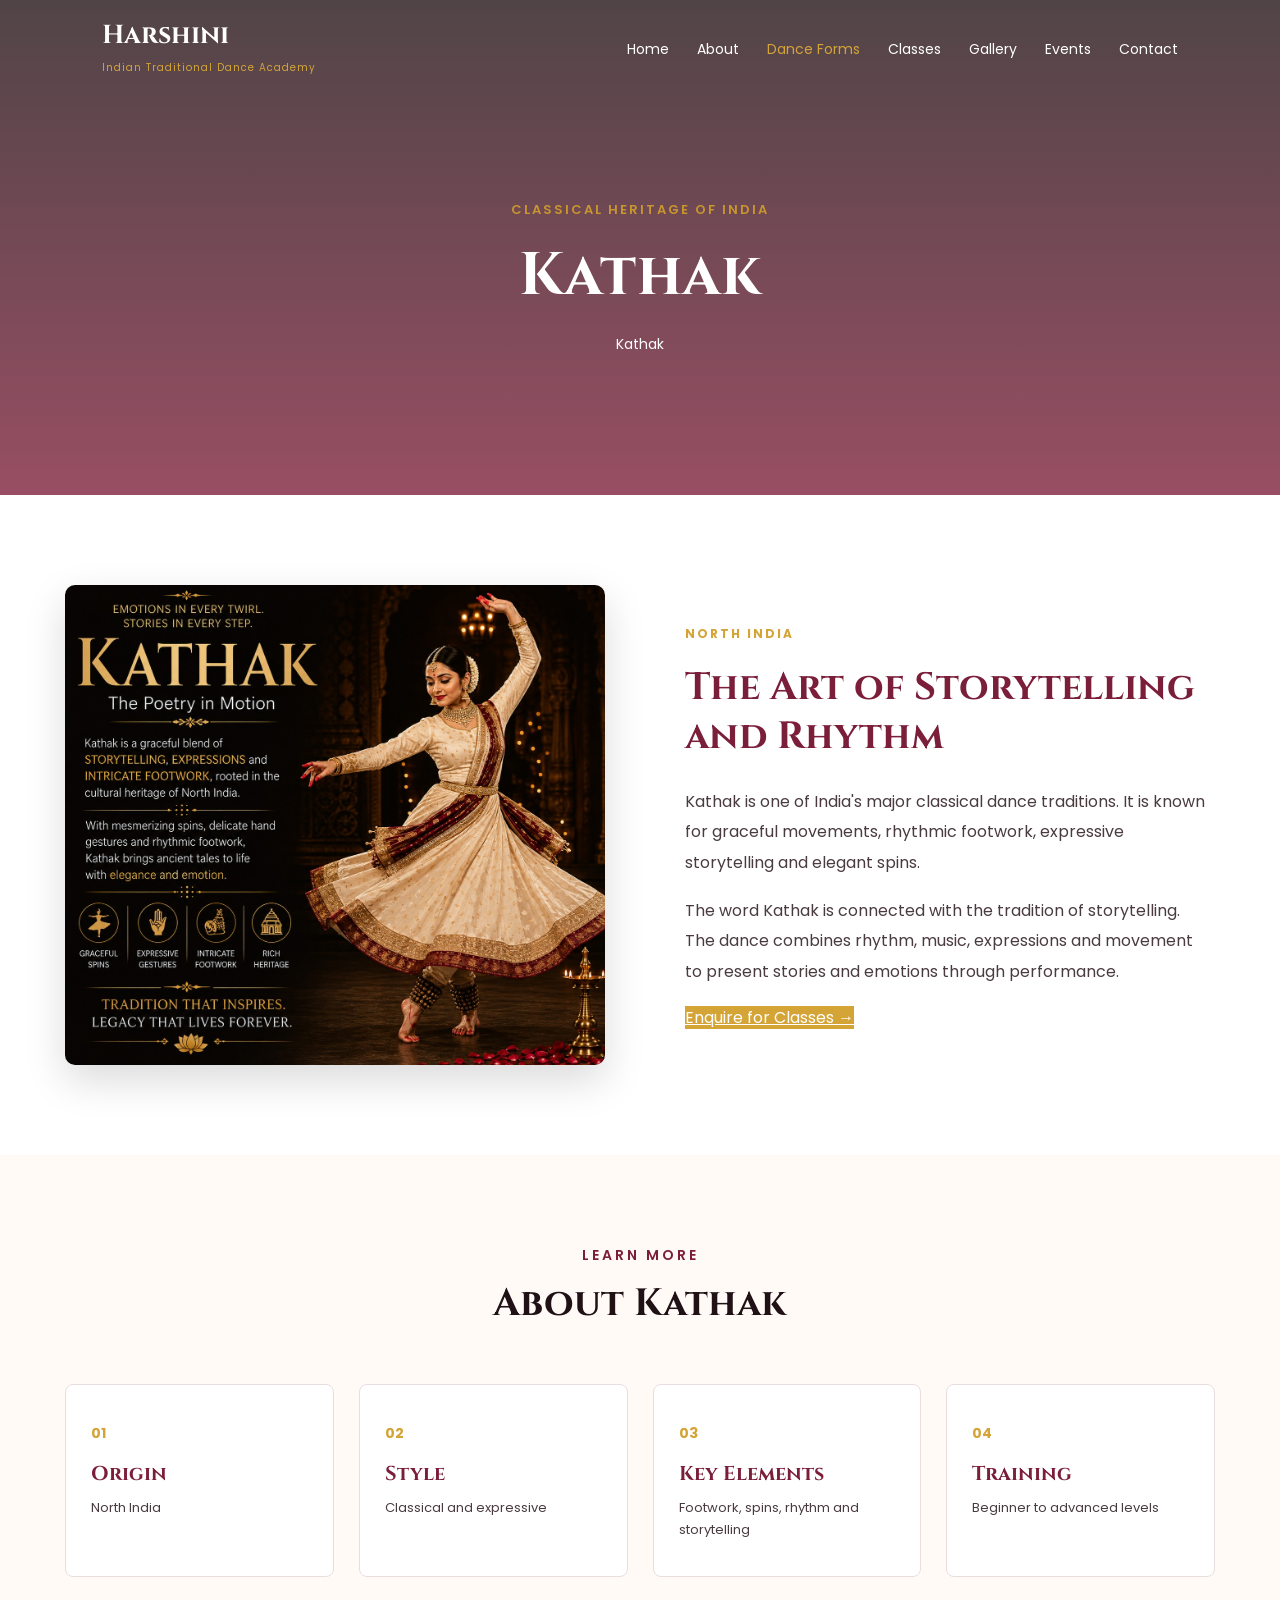
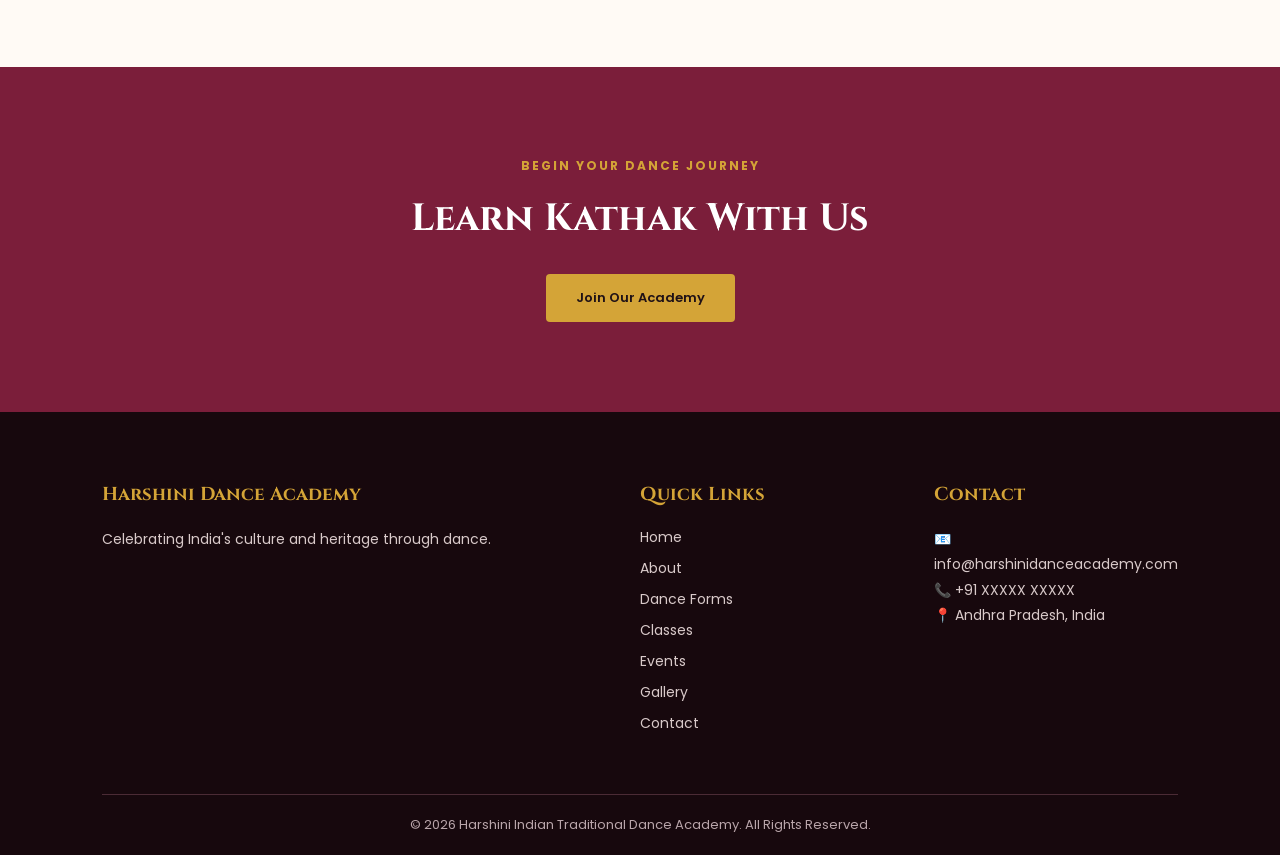
<file: kathak.html>
<!DOCTYPE html>
<html lang="en">

<head>

    <meta charset="UTF-8">

    <meta name="viewport" content="width=device-width, initial-scale=1.0">

    <title>Kathak | Harshini Indian Traditional Dance Academy</title>

    <!-- Google Fonts -->

    <link rel="preconnect" href="https://fonts.googleapis.com">

    <link rel="preconnect" href="https://fonts.gstatic.com" crossorigin>

    <link href="https://fonts.googleapis.com/css2?family=Cinzel:wght@400;500;600;700&family=Poppins:wght@300;400;500;600;700&display=swap"
        rel="stylesheet">

    <!-- CSS -->

    <link rel="stylesheet" href="css/style.css">

</head>


<body>


    <!-- ================= HEADER ================= -->

    <header class="inner-header">

        <nav class="navbar">

            <div class="logo">

                <h2>Harshini</h2>

                <span>Indian Traditional Dance Academy</span>

            </div>


            <ul class="nav-links">

                <li>
                    <a href="index.html">Home</a>
                </li>

                <li>
                    <a href="about.html">About</a>
                </li>

                <li>
                    <a href="dance-forms.html" class="active">
                        Dance Forms
                    </a>
                </li>

                <li>
                    <a href="classes.html">Classes</a>
                </li>

                <li>
                    <a href="gallery.html">Gallery</a>
                </li>

                <li>
                    <a href="events.html">Events</a>
                </li>

                <li>
                    <a href="contact.html">Contact</a>
                </li>

            </ul>


            <div class="menu-btn">
                ☰
            </div>

        </nav>

    </header>



    <!-- ================= HERO ================= -->

    <section class="page-hero dance-detail-hero">

        <div class="page-hero-content">

            <p>CLASSICAL HERITAGE OF INDIA</p>

            <h1>Kathak</h1>

            <span>
             Kathak
            </span>

        </div>

    </section>



    <!-- ================= DANCE DETAILS ================= -->

    <section class="dance-detail-section">

        <div class="dance-detail-grid">


            <!-- IMAGE -->

            <div class="dance-detail-image">

                <img src="images/kathak.jpg"
                    alt="Kathak Dance">

            </div>


            <!-- CONTENT -->

            <div class="dance-detail-content">

                <span class="dance-origin">
                    NORTH INDIA
                </span>


                <h2>
                    The Art of Storytelling and Rhythm
                </h2>


                <p>

                    Kathak is one of India's major classical dance
                    traditions. It is known for graceful movements,
                    rhythmic footwork, expressive storytelling and
                    elegant spins.

                </p>


                <p>

                    The word Kathak is connected with the tradition of
                    storytelling. The dance combines rhythm, music,
                    expressions and movement to present stories and
                    emotions through performance.

                </p>


                <a href="contact.html"
                    class="primary-btn">

                    Enquire for Classes →

                </a>

            </div>

        </div>

    </section>



    <!-- ================= INFORMATION ================= -->

    <section class="dance-info-section">

        <div class="section-title">

            <p>
                LEARN MORE
            </p>

            <h2>
                About Kathak
            </h2>

        </div>


        <div class="dance-info-grid">


            <div class="info-box">

                <span>01</span>

                <h3>Origin</h3>

                <p>
                    North India
                </p>

            </div>


            <div class="info-box">

                <span>02</span>

                <h3>Style</h3>

                <p>
                    Classical and expressive
                </p>

            </div>


            <div class="info-box">

                <span>03</span>

                <h3>Key Elements</h3>

                <p>
                    Footwork, spins, rhythm and storytelling
                </p>

            </div>


            <div class="info-box">

                <span>04</span>

                <h3>Training</h3>

                <p>
                    Beginner to advanced levels
                </p>

            </div>


        </div>

    </section>



    <!-- ================= CTA ================= -->

    <section class="dance-cta">

        <div>

            <p>
                BEGIN YOUR DANCE JOURNEY
            </p>

            <h2>
                Learn Kathak With Us
            </h2>


            <a href="contact.html"
                class="light-btn">

                Join Our Academy

            </a>

        </div>

    </section>



    <!-- ================= FOOTER ================= -->

    <footer>

        <div class="footer-content">


            <div class="footer-about">

                <h3>
                    Harshini Dance Academy
                </h3>

                <p>
                    Celebrating India's culture and heritage
                    through dance.
                </p>

            </div>


            <div class="footer-links">

                <h3>
                    Quick Links
                </h3>

                <a href="index.html">Home</a>

                <a href="about.html">About</a>

                <a href="dance-forms.html">Dance Forms</a>

                <a href="classes.html">Classes</a>

                <a href="events.html">Events</a>

                <a href="gallery.html">Gallery</a>

                <a href="contact.html">Contact</a>

            </div>


            <div class="footer-contact">

                <h3>
                    Contact
                </h3>

                <p>
                    📧 info@harshinidanceacademy.com
                </p>

                <p>
                    📞 +91 XXXXX XXXXX
                </p>

                <p>
                    📍 Andhra Pradesh, India
                </p>

            </div>

        </div>


        <div class="footer-bottom">

            <p>
                © 2026 Harshini Indian Traditional Dance Academy.
                All Rights Reserved.
            </p>

        </div>

    </footer>


    <!-- JavaScript -->

    <script src="js/script.js"></script>

</body>

</html>
</file>
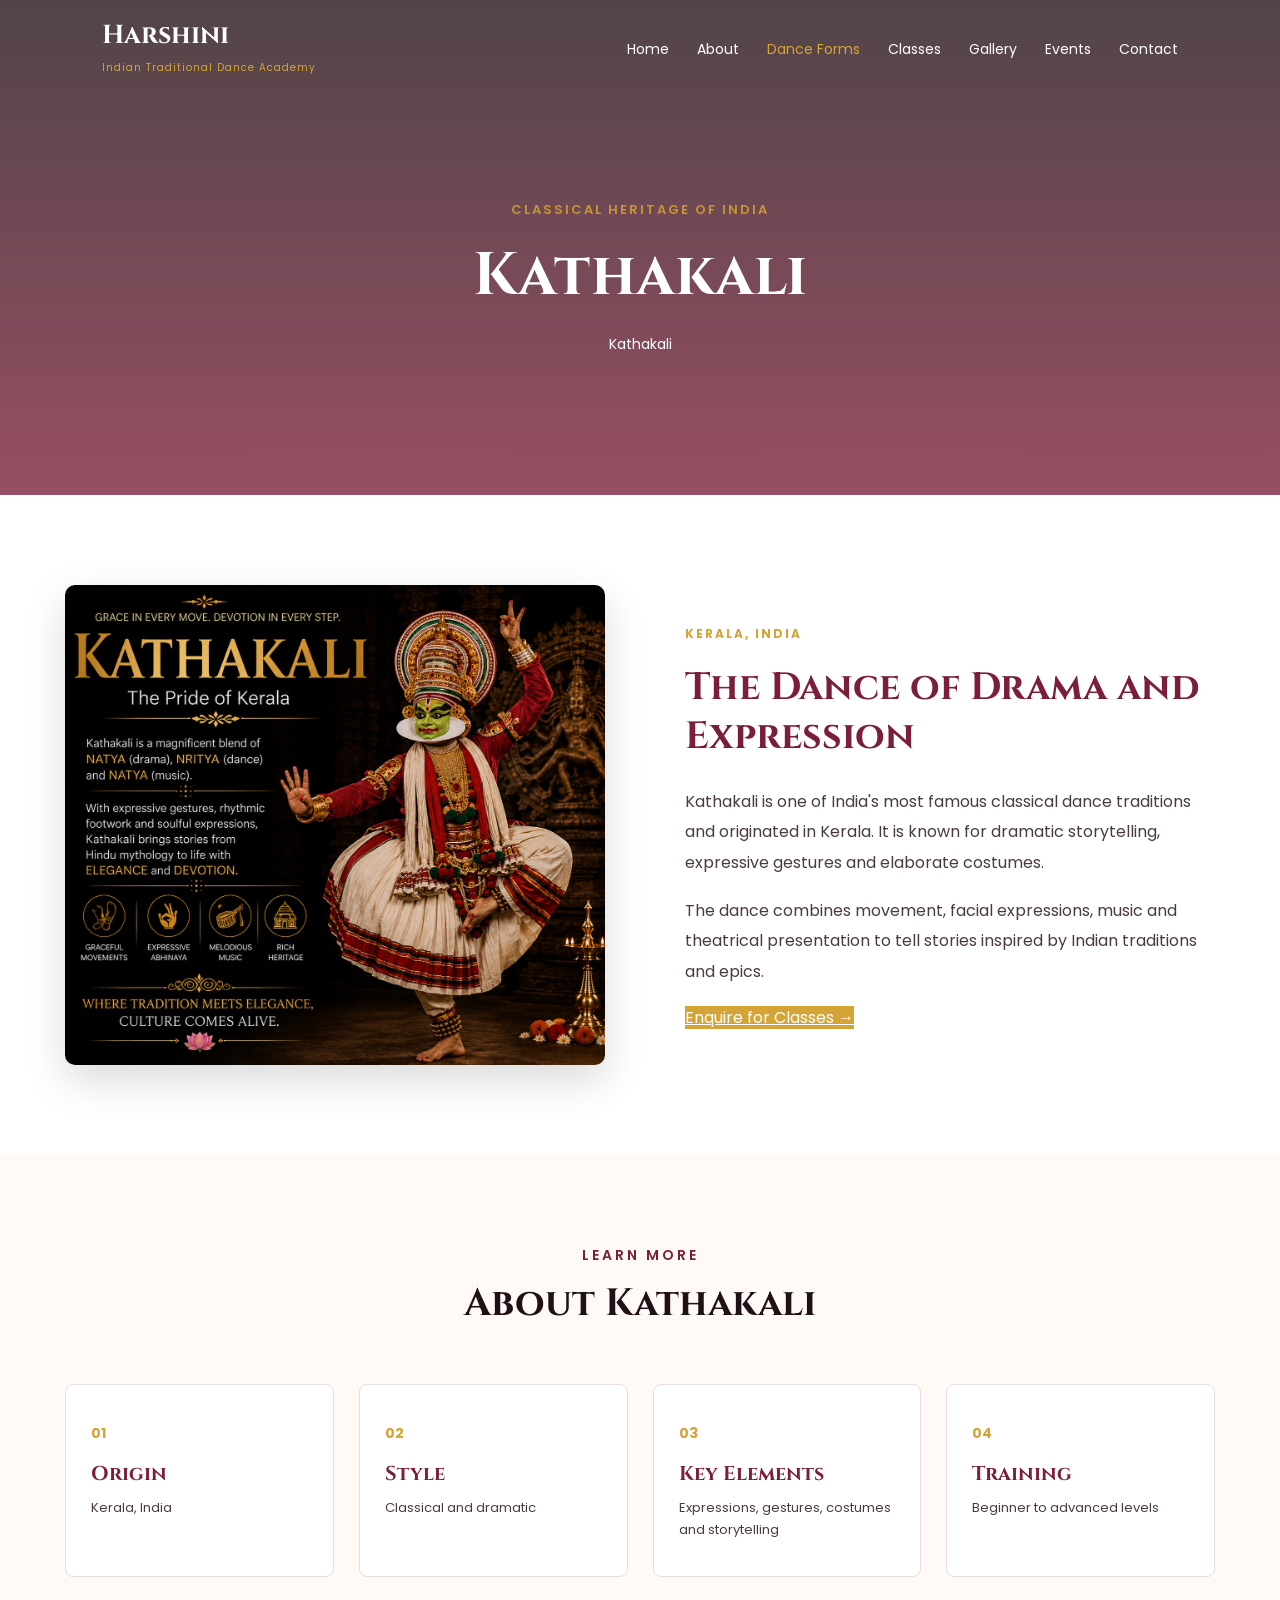
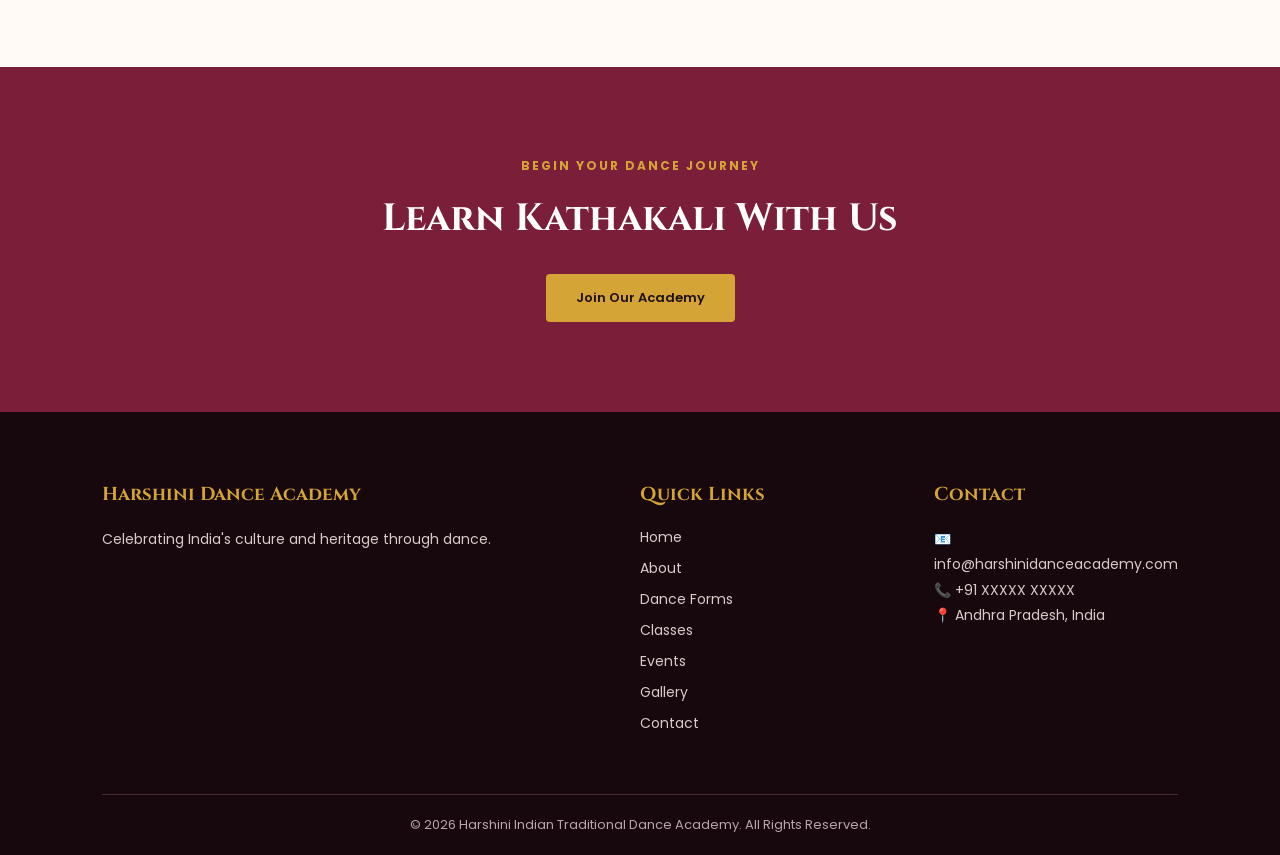
<file: kathakali.html>
<!DOCTYPE html>
<html lang="en">

<head>

    <meta charset="UTF-8">

    <meta name="viewport" content="width=device-width, initial-scale=1.0">

    <title>Kathakali | Harshini Indian Traditional Dance Academy</title>

    <!-- Google Fonts -->

    <link rel="preconnect" href="https://fonts.googleapis.com">

    <link rel="preconnect" href="https://fonts.gstatic.com" crossorigin>

    <link href="https://fonts.googleapis.com/css2?family=Cinzel:wght@400;500;600;700&family=Poppins:wght@300;400;500;600;700&display=swap"
        rel="stylesheet">

    <!-- CSS -->

    <link rel="stylesheet" href="css/style.css">

</head>


<body>


    <!-- ================= HEADER ================= -->

    <header class="inner-header">

        <nav class="navbar">

            <div class="logo">

                <h2>Harshini</h2>

                <span>Indian Traditional Dance Academy</span>

            </div>


            <ul class="nav-links">

                <li>
                    <a href="index.html">Home</a>
                </li>

                <li>
                    <a href="about.html">About</a>
                </li>

                <li>
                    <a href="dance-forms.html" class="active">
                        Dance Forms
                    </a>
                </li>

                <li>
                    <a href="classes.html">Classes</a>
                </li>

                <li>
                    <a href="gallery.html">Gallery</a>
                </li>

                <li>
                    <a href="events.html">Events</a>
                </li>

                <li>
                    <a href="contact.html">Contact</a>
                </li>

            </ul>


            <div class="menu-btn">
                ☰
            </div>

        </nav>

    </header>



    <!-- ================= HERO ================= -->

    <section class="page-hero dance-detail-hero">

        <div class="page-hero-content">

            <p>CLASSICAL HERITAGE OF INDIA</p>

            <h1>Kathakali</h1>

            <span>
             Kathakali
            </span>

        </div>

    </section>



    <!-- ================= DANCE DETAILS ================= -->

    <section class="dance-detail-section">

        <div class="dance-detail-grid">


            <!-- IMAGE -->

            <div class="dance-detail-image">

                <img src="images/kathakali.jpg"
                    alt="Kathakali Dance">

            </div>


            <!-- CONTENT -->

            <div class="dance-detail-content">

                <span class="dance-origin">
                    KERALA, INDIA
                </span>


                <h2>
                    The Dance of Drama and Expression
                </h2>


                <p>

                    Kathakali is one of India's most famous classical
                    dance traditions and originated in Kerala. It is
                    known for dramatic storytelling, expressive gestures
                    and elaborate costumes.

                </p>


                <p>

                    The dance combines movement, facial expressions,
                    music and theatrical presentation to tell stories
                    inspired by Indian traditions and epics.

                </p>


                <a href="contact.html"
                    class="primary-btn">

                    Enquire for Classes →

                </a>

            </div>

        </div>

    </section>



    <!-- ================= INFORMATION ================= -->

    <section class="dance-info-section">

        <div class="section-title">

            <p>
                LEARN MORE
            </p>

            <h2>
                About Kathakali
            </h2>

        </div>


        <div class="dance-info-grid">


            <div class="info-box">

                <span>01</span>

                <h3>Origin</h3>

                <p>
                    Kerala, India
                </p>

            </div>


            <div class="info-box">

                <span>02</span>

                <h3>Style</h3>

                <p>
                    Classical and dramatic
                </p>

            </div>


            <div class="info-box">

                <span>03</span>

                <h3>Key Elements</h3>

                <p>
                    Expressions, gestures, costumes and storytelling
                </p>

            </div>


            <div class="info-box">

                <span>04</span>

                <h3>Training</h3>

                <p>
                    Beginner to advanced levels
                </p>

            </div>


        </div>

    </section>



    <!-- ================= CTA ================= -->

    <section class="dance-cta">

        <div>

            <p>
                BEGIN YOUR DANCE JOURNEY
            </p>

            <h2>
                Learn Kathakali With Us
            </h2>


            <a href="contact.html"
                class="light-btn">

                Join Our Academy

            </a>

        </div>

    </section>



    <!-- ================= FOOTER ================= -->

    <footer>

        <div class="footer-content">


            <div class="footer-about">

                <h3>
                    Harshini Dance Academy
                </h3>

                <p>
                    Celebrating India's culture and heritage
                    through dance.
                </p>

            </div>


            <div class="footer-links">

                <h3>
                    Quick Links
                </h3>

                <a href="index.html">Home</a>
                <a href="about.html">About</a>
                <a href="dance-forms.html">Dance Forms</a>
                <a href="classes.html">Classes</a>
                <a href="events.html">Events</a>
                <a href="gallery.html">Gallery</a>
                <a href="contact.html">Contact</a>

            </div>


            <div class="footer-contact">

                <h3>
                    Contact
                </h3>

                <p>
                    📧 info@harshinidanceacademy.com
                </p>

                <p>
                    📞 +91 XXXXX XXXXX
                </p>

                <p>
                    📍 Andhra Pradesh, India
                </p>

            </div>

        </div>


        <div class="footer-bottom">

            <p>
                © 2026 Harshini Indian Traditional Dance Academy.
                All Rights Reserved.
            </p>

        </div>

    </footer>


    <!-- JavaScript -->

    <script src="js/script.js"></script>

</body>

</html>
</file>
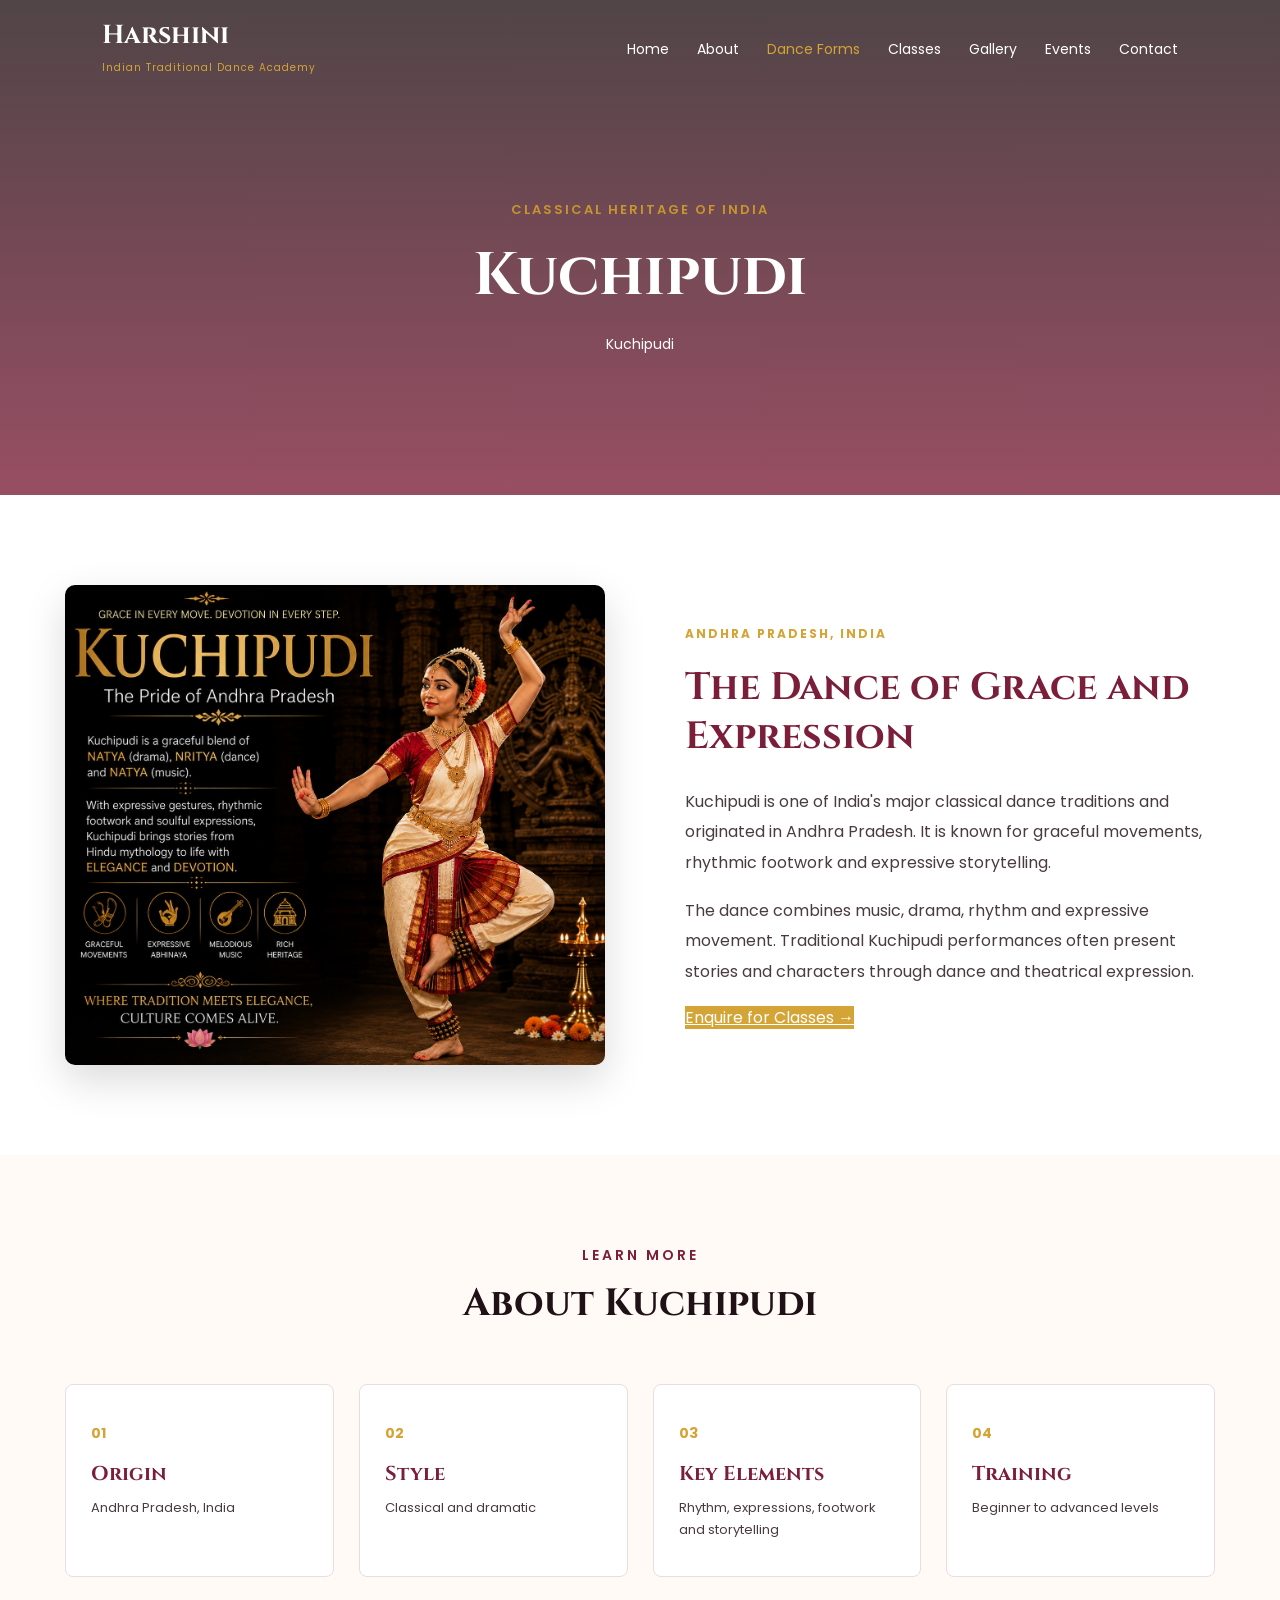
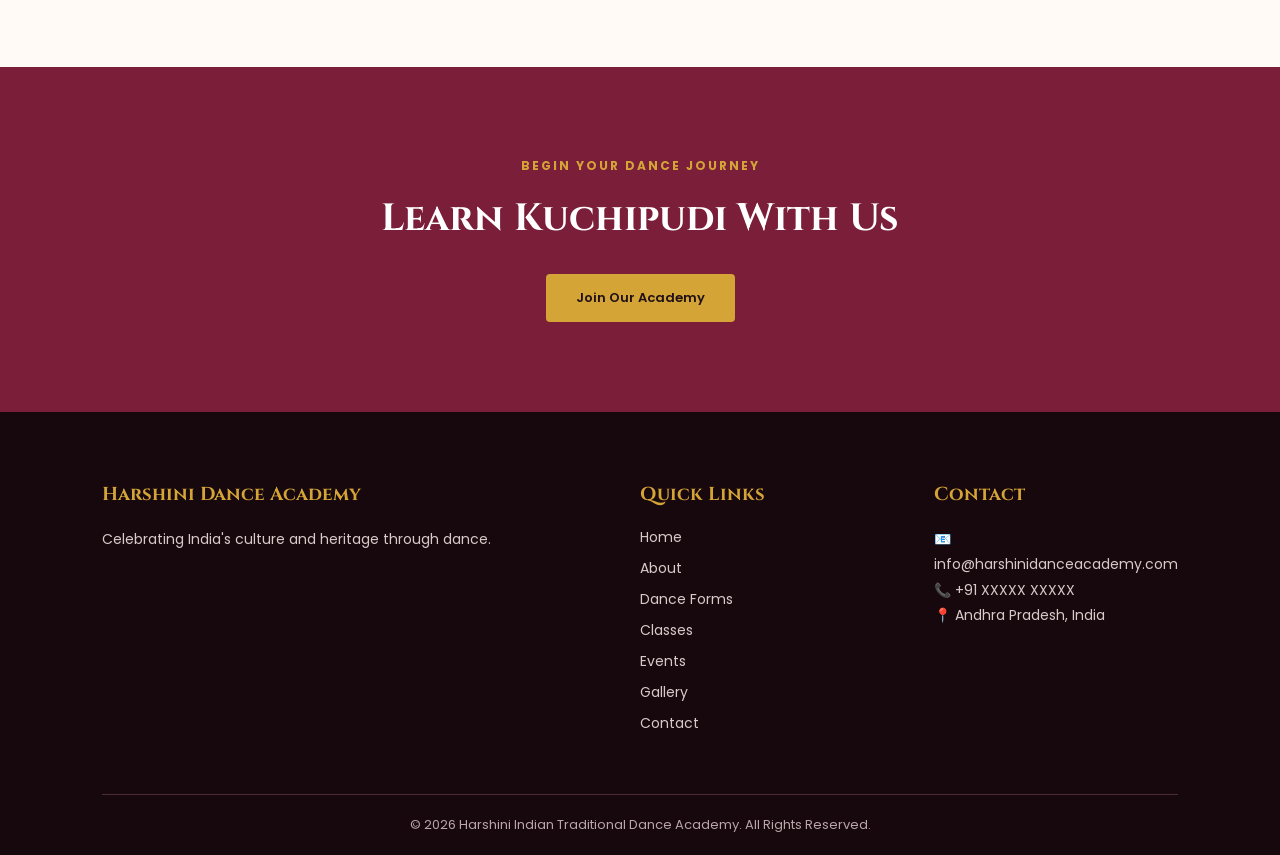
<file: kuchipudi.html>
<!DOCTYPE html>
<html lang="en">

<head>

    <meta charset="UTF-8">

    <meta name="viewport" content="width=device-width, initial-scale=1.0">

    <title>Kuchipudi | Harshini Indian Traditional Dance Academy</title>


    <!-- Google Fonts -->

    <link rel="preconnect" href="https://fonts.googleapis.com">

    <link rel="preconnect" href="https://fonts.gstatic.com" crossorigin>

    <link href="https://fonts.googleapis.com/css2?family=Cinzel:wght@400;500;600;700&family=Poppins:wght@300;400;500;600;700&display=swap"
        rel="stylesheet">


    <!-- CSS -->

    <link rel="stylesheet" href="css/style.css">

</head>


<body>


    <!-- ================= HEADER ================= -->

    <header class="inner-header">

        <nav class="navbar">

            <div class="logo">

                <h2>Harshini</h2>

                <span>Indian Traditional Dance Academy</span>

            </div>


            <ul class="nav-links">

                <li>
                    <a href="index.html">Home</a>
                </li>

                <li>
                    <a href="about.html">About</a>
                </li>

                <li>
                    <a href="dance-forms.html" class="active">
                        Dance Forms
                    </a>
                </li>

                <li>
                    <a href="classes.html">Classes</a>
                </li>

                <li>
                    <a href="gallery.html">Gallery</a>
                </li>

                <li>
                    <a href="events.html">Events</a>
                </li>

                <li>
                    <a href="contact.html">Contact</a>
                </li>

            </ul>


            <div class="menu-btn">
                ☰
            </div>

        </nav>

    </header>



    <!-- ================= HERO ================= -->

    <section class="page-hero dance-detail-hero">

        <div class="page-hero-content">

            <p>CLASSICAL HERITAGE OF INDIA</p>

            <h1>Kuchipudi</h1>

            <span>
              Kuchipudi
            </span>

        </div>

    </section>



    <!-- ================= DANCE DETAILS ================= -->

    <section class="dance-detail-section">

        <div class="dance-detail-grid">


            <!-- IMAGE -->

            <div class="dance-detail-image">

                <img src="images/kuchipudi.jpeg"
                    alt="Kuchipudi Dance">

            </div>


            <!-- CONTENT -->

            <div class="dance-detail-content">

                <span class="dance-origin">
                    ANDHRA PRADESH, INDIA
                </span>


                <h2>
                    The Dance of Grace and Expression
                </h2>


                <p>

                    Kuchipudi is one of India's major classical dance
                    traditions and originated in Andhra Pradesh. It is
                    known for graceful movements, rhythmic footwork and
                    expressive storytelling.

                </p>


                <p>

                    The dance combines music, drama, rhythm and expressive
                    movement. Traditional Kuchipudi performances often
                    present stories and characters through dance and
                    theatrical expression.

                </p>


                <a href="contact.html"
                    class="primary-btn">

                    Enquire for Classes →

                </a>

            </div>

        </div>

    </section>



    <!-- ================= INFORMATION ================= -->

    <section class="dance-info-section">

        <div class="section-title">

            <p>
                LEARN MORE
            </p>

            <h2>
                About Kuchipudi
            </h2>

        </div>


        <div class="dance-info-grid">


            <div class="info-box">

                <span>
                    01
                </span>

                <h3>
                    Origin
                </h3>

                <p>
                    Andhra Pradesh, India
                </p>

            </div>



            <div class="info-box">

                <span>
                    02
                </span>

                <h3>
                    Style
                </h3>

                <p>
                    Classical and dramatic
                </p>

            </div>



            <div class="info-box">

                <span>
                    03
                </span>

                <h3>
                    Key Elements
                </h3>

                <p>
                    Rhythm, expressions, footwork and storytelling
                </p>

            </div>



            <div class="info-box">

                <span>
                    04
                </span>

                <h3>
                    Training
                </h3>

                <p>
                    Beginner to advanced levels
                </p>

            </div>


        </div>

    </section>



    <!-- ================= CTA ================= -->

    <section class="dance-cta">

        <div>

            <p>
                BEGIN YOUR DANCE JOURNEY
            </p>

            <h2>
                Learn Kuchipudi With Us
            </h2>


            <a href="contact.html"
                class="light-btn">

                Join Our Academy

            </a>

        </div>

    </section>



    <!-- ================= FOOTER ================= -->

    <footer>

        <div class="footer-content">


            <div class="footer-about">

                <h3>
                    Harshini Dance Academy
                </h3>

                <p>
                    Celebrating India's culture and heritage
                    through dance.
                </p>

            </div>


            <div class="footer-links">

                <h3>
                    Quick Links
                </h3>

                <a href="index.html">Home</a>

                <a href="about.html">About</a>

                <a href="dance-forms.html">Dance Forms</a>

                <a href="classes.html">Classes</a>

                <a href="events.html">Events</a>

                <a href="gallery.html">Gallery</a>

                <a href="contact.html">Contact</a>

            </div>


            <div class="footer-contact">

                <h3>
                    Contact
                </h3>

                <p>
                    📧 info@harshinidanceacademy.com
                </p>

                <p>
                    📞 +91 XXXXX XXXXX
                </p>

                <p>
                    📍 Andhra Pradesh, India
                </p>

            </div>


        </div>


        <div class="footer-bottom">

            <p>
                © 2026 Harshini Indian Traditional Dance Academy.
                All Rights Reserved.
            </p>

        </div>

    </footer>



    <!-- JavaScript -->

    <script src="js/script.js"></script>

</body>

</html>
</file>
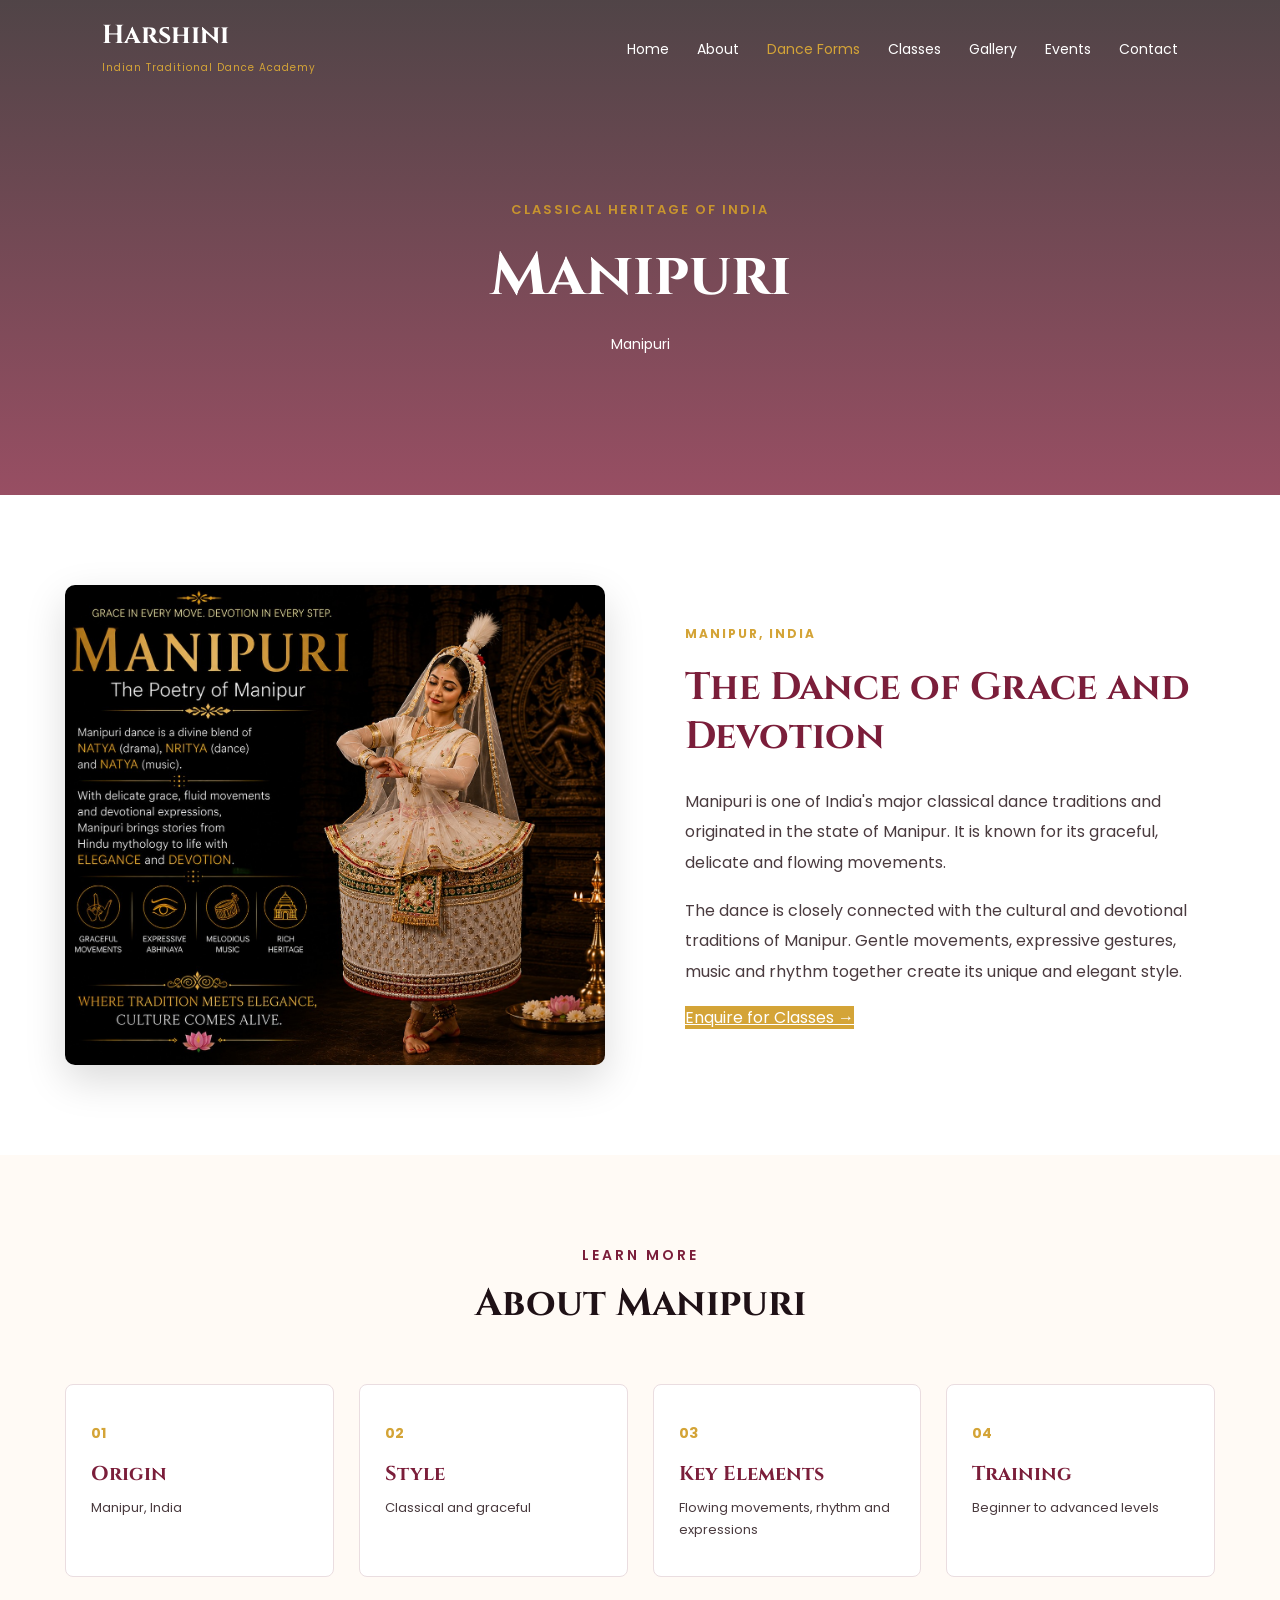
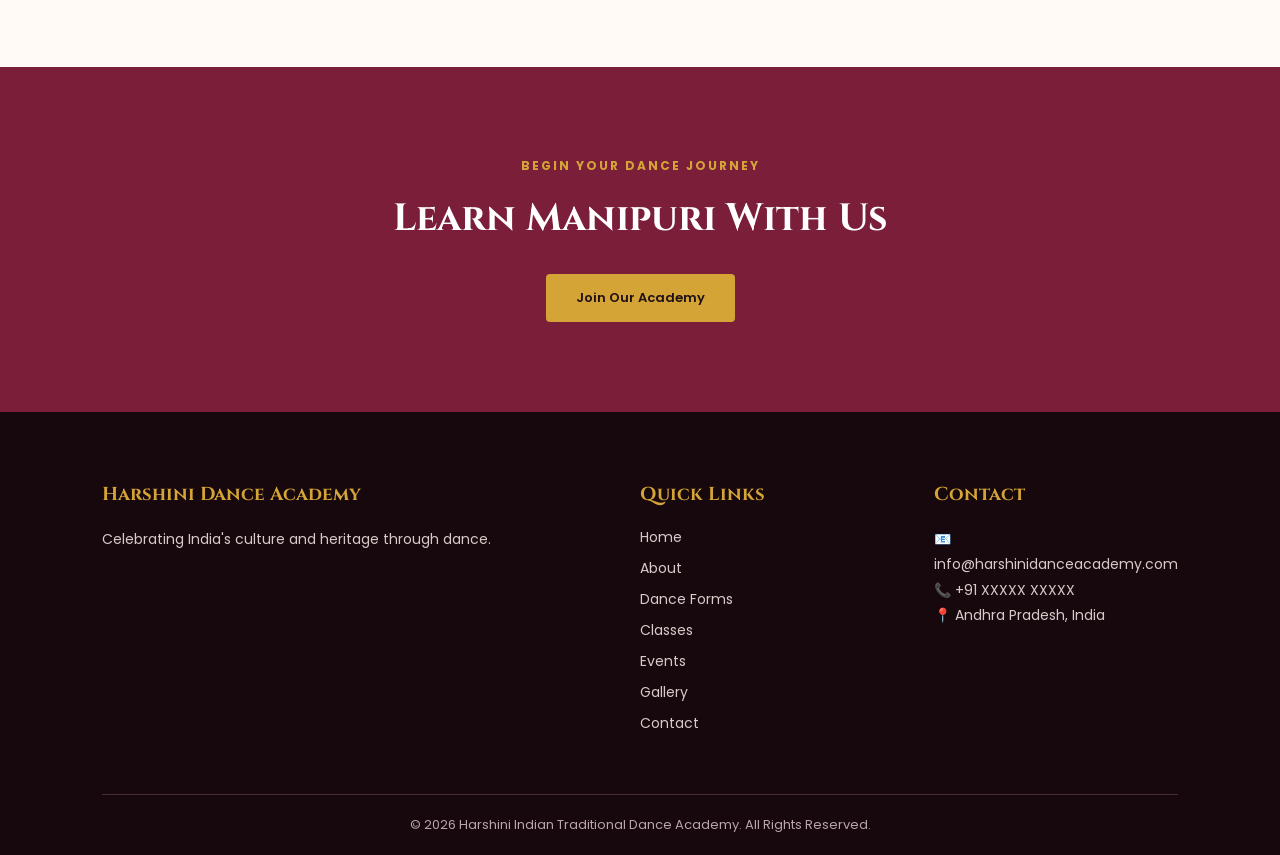
<file: manipuri.html>
<!DOCTYPE html>
<html lang="en">

<head>

    <meta charset="UTF-8">

    <meta name="viewport" content="width=device-width, initial-scale=1.0">

    <title>Manipuri | Harshini Indian Traditional Dance Academy</title>

    <!-- Google Fonts -->

    <link rel="preconnect" href="https://fonts.googleapis.com">

    <link rel="preconnect" href="https://fonts.gstatic.com" crossorigin>

    <link href="https://fonts.googleapis.com/css2?family=Cinzel:wght@400;500;600;700&family=Poppins:wght@300;400;500;600;700&display=swap"
        rel="stylesheet">

    <!-- CSS -->

    <link rel="stylesheet" href="css/style.css">

</head>


<body>


    <!-- ================= HEADER ================= -->

    <header class="inner-header">

        <nav class="navbar">

            <div class="logo">

                <h2>Harshini</h2>

                <span>Indian Traditional Dance Academy</span>

            </div>


            <ul class="nav-links">

                <li>
                    <a href="index.html">Home</a>
                </li>

                <li>
                    <a href="about.html">About</a>
                </li>

                <li>
                    <a href="dance-forms.html" class="active">
                        Dance Forms
                    </a>
                </li>

                <li>
                    <a href="classes.html">Classes</a>
                </li>

                <li>
                    <a href="gallery.html">Gallery</a>
                </li>

                <li>
                    <a href="events.html">Events</a>
                </li>

                <li>
                    <a href="contact.html">Contact</a>
                </li>

            </ul>


            <div class="menu-btn">
                ☰
            </div>

        </nav>

    </header>



    <!-- ================= HERO ================= -->

    <section class="page-hero dance-detail-hero">

        <div class="page-hero-content">

            <p>CLASSICAL HERITAGE OF INDIA</p>

            <h1>Manipuri</h1>

            <span>
                Manipuri
            </span>

        </div>

    </section>



    <!-- ================= DANCE DETAILS ================= -->

    <section class="dance-detail-section">

        <div class="dance-detail-grid">


            <!-- IMAGE -->

            <div class="dance-detail-image">

                <img src="images/manipuri.jpg"
                    alt="Manipuri Dance">

            </div>


            <!-- CONTENT -->

            <div class="dance-detail-content">

                <span class="dance-origin">
                    MANIPUR, INDIA
                </span>


                <h2>
                    The Dance of Grace and Devotion
                </h2>


                <p>

                    Manipuri is one of India's major classical dance
                    traditions and originated in the state of Manipur.
                    It is known for its graceful, delicate and flowing
                    movements.

                </p>


                <p>

                    The dance is closely connected with the cultural and
                    devotional traditions of Manipur. Gentle movements,
                    expressive gestures, music and rhythm together create
                    its unique and elegant style.

                </p>


                <a href="contact.html"
                    class="primary-btn">

                    Enquire for Classes →

                </a>

            </div>

        </div>

    </section>



    <!-- ================= INFORMATION ================= -->

    <section class="dance-info-section">

        <div class="section-title">

            <p>
                LEARN MORE
            </p>

            <h2>
                About Manipuri
            </h2>

        </div>


        <div class="dance-info-grid">


            <div class="info-box">

                <span>01</span>

                <h3>Origin</h3>

                <p>
                    Manipur, India
                </p>

            </div>


            <div class="info-box">

                <span>02</span>

                <h3>Style</h3>

                <p>
                    Classical and graceful
                </p>

            </div>


            <div class="info-box">

                <span>03</span>

                <h3>Key Elements</h3>

                <p>
                    Flowing movements, rhythm and expressions
                </p>

            </div>


            <div class="info-box">

                <span>04</span>

                <h3>Training</h3>

                <p>
                    Beginner to advanced levels
                </p>

            </div>


        </div>

    </section>



    <!-- ================= CTA ================= -->

    <section class="dance-cta">

        <div>

            <p>
                BEGIN YOUR DANCE JOURNEY
            </p>

            <h2>
                Learn Manipuri With Us
            </h2>


            <a href="contact.html"
                class="light-btn">

                Join Our Academy

            </a>

        </div>

    </section>



    <!-- ================= FOOTER ================= -->

    <footer>

        <div class="footer-content">

            <div class="footer-about">

                <h3>
                    Harshini Dance Academy
                </h3>

                <p>
                    Celebrating India's culture and heritage
                    through dance.
                </p>

            </div>


            <div class="footer-links">

                <h3>
                    Quick Links
                </h3>

                <a href="index.html">Home</a>
                <a href="about.html">About</a>
                <a href="dance-forms.html">Dance Forms</a>
                <a href="classes.html">Classes</a>
                <a href="events.html">Events</a>
                <a href="gallery.html">Gallery</a>
                <a href="contact.html">Contact</a>

            </div>


            <div class="footer-contact">

                <h3>
                    Contact
                </h3>

                <p>
                    📧 info@harshinidanceacademy.com
                </p>

                <p>
                    📞 +91 XXXXX XXXXX
                </p>

                <p>
                    📍 Andhra Pradesh, India
                </p>

            </div>

        </div>


        <div class="footer-bottom">

            <p>
                © 2026 Harshini Indian Traditional Dance Academy.
                All Rights Reserved.
            </p>

        </div>

    </footer>


    <!-- JavaScript -->

    <script src="js/script.js"></script>

</body>

</html>
</file>
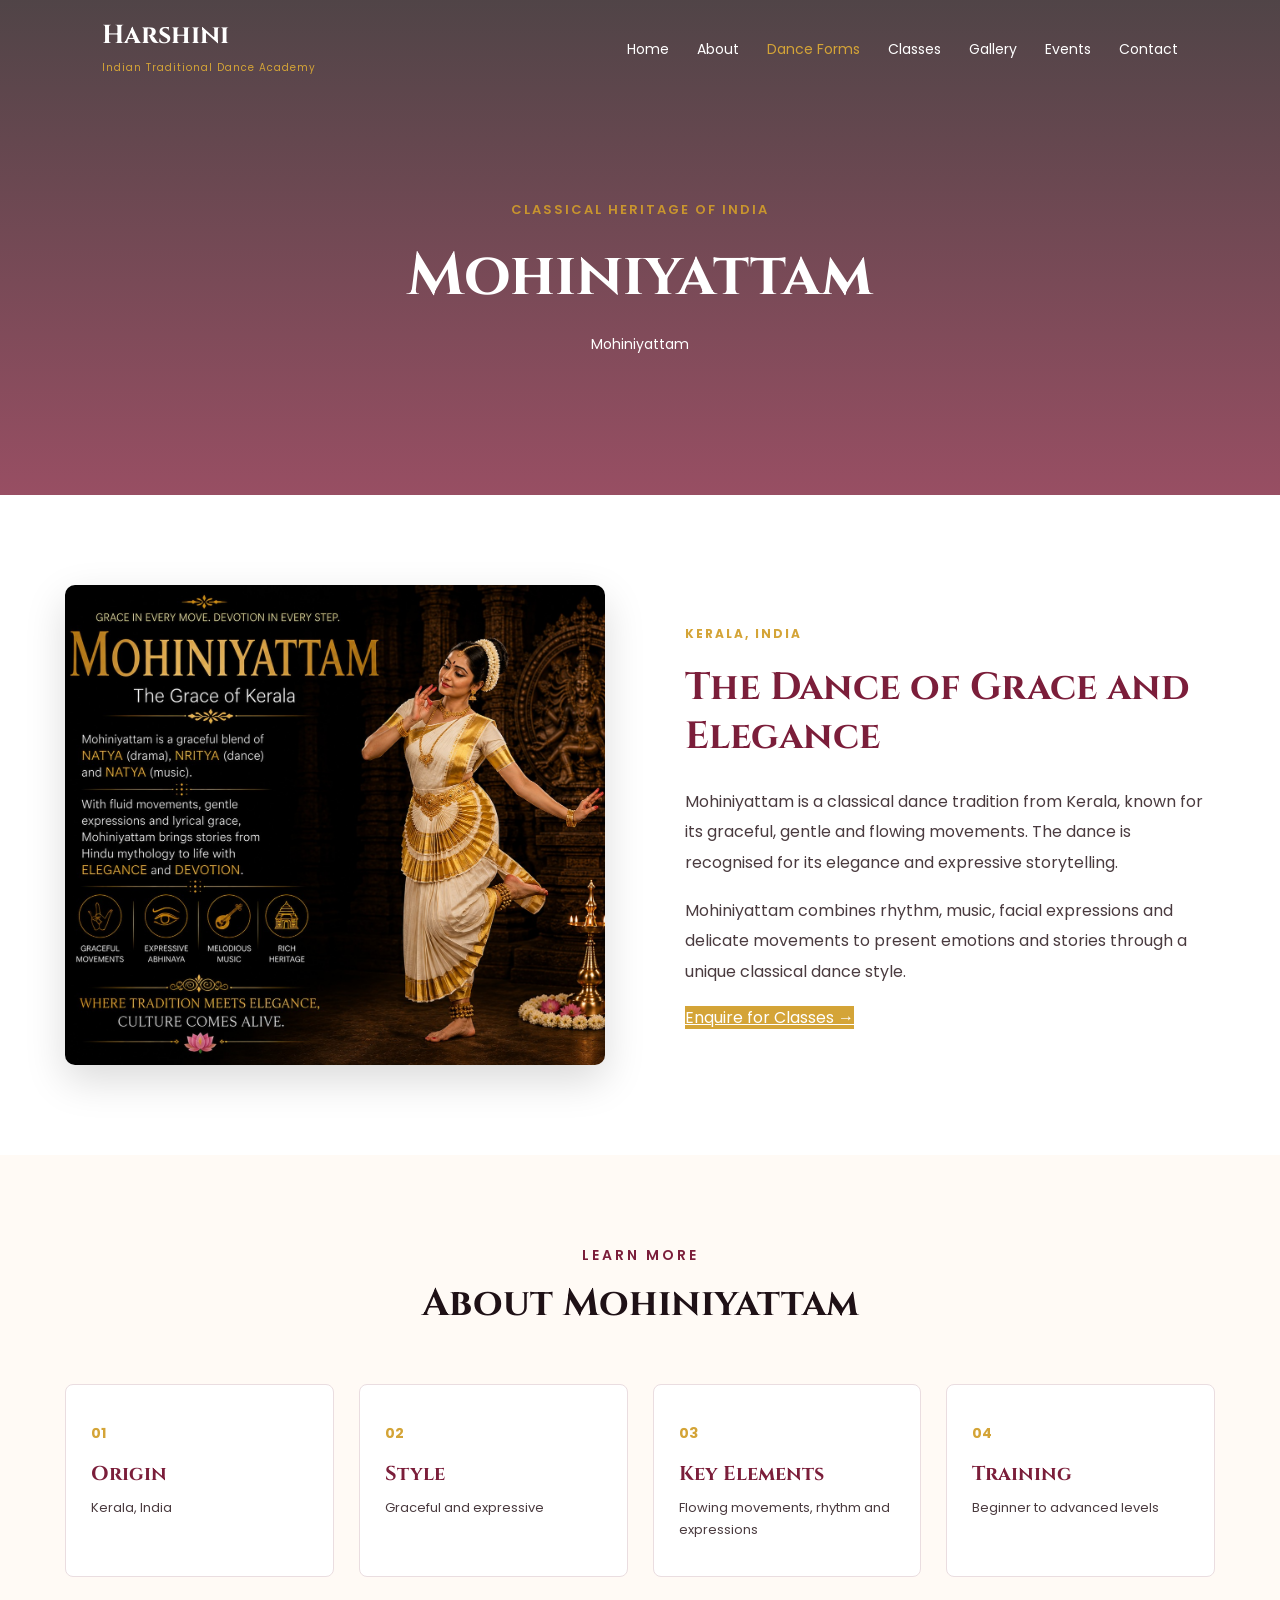
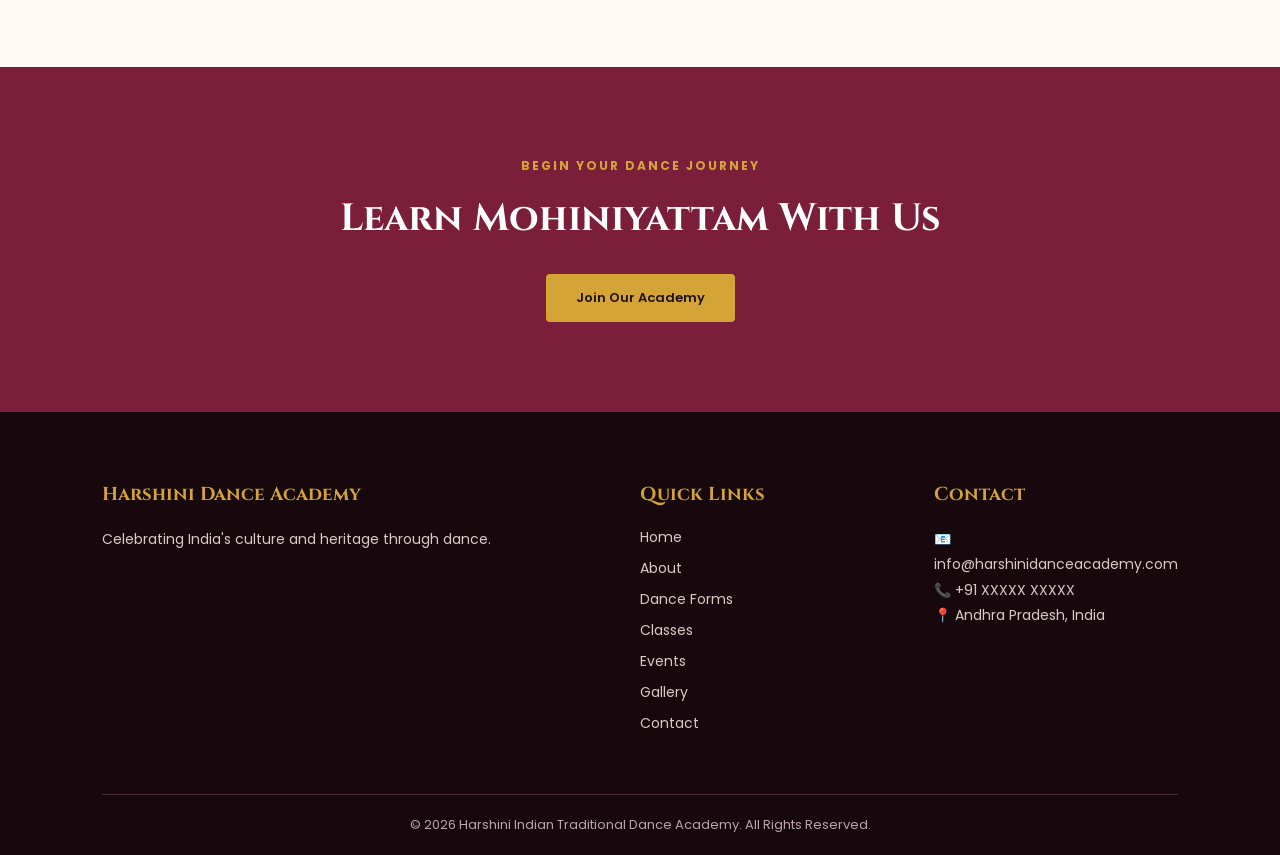
<file: mohiniyattam.html>
<!DOCTYPE html>
<html lang="en">

<head>

    <meta charset="UTF-8">

    <meta name="viewport" content="width=device-width, initial-scale=1.0">

    <title>Mohiniyattam | Harshini Indian Traditional Dance Academy</title>

    <!-- Google Fonts -->

    <link rel="preconnect" href="https://fonts.googleapis.com">

    <link rel="preconnect" href="https://fonts.gstatic.com" crossorigin>

    <link href="https://fonts.googleapis.com/css2?family=Cinzel:wght@400;500;600;700&family=Poppins:wght@300;400;500;600;700&display=swap"
        rel="stylesheet">

    <!-- CSS -->

    <link rel="stylesheet" href="css/style.css">

</head>


<body>


    <!-- ================= HEADER ================= -->

    <header class="inner-header">

        <nav class="navbar">

            <div class="logo">

                <h2>Harshini</h2>

                <span>Indian Traditional Dance Academy</span>

            </div>


            <ul class="nav-links">

                <li>
                    <a href="index.html">Home</a>
                </li>

                <li>
                    <a href="about.html">About</a>
                </li>

                <li>
                    <a href="dance-forms.html" class="active">
                        Dance Forms
                    </a>
                </li>

                <li>
                    <a href="classes.html">Classes</a>
                </li>

                <li>
                    <a href="gallery.html">Gallery</a>
                </li>

                <li>
                    <a href="events.html">Events</a>
                </li>

                <li>
                    <a href="contact.html">Contact</a>
                </li>

            </ul>


            <div class="menu-btn">
                ☰
            </div>

        </nav>

    </header>



    <!-- ================= HERO ================= -->

    <section class="page-hero dance-detail-hero">

        <div class="page-hero-content">

            <p>CLASSICAL HERITAGE OF INDIA</p>

            <h1>Mohiniyattam</h1>

            <span>
             Mohiniyattam
            </span>

        </div>

    </section>



    <!-- ================= DANCE DETAILS ================= -->

    <section class="dance-detail-section">

        <div class="dance-detail-grid">


            <!-- IMAGE -->

            <div class="dance-detail-image">

                <img src="images/mohiniyattam.jpg"
                    alt="Mohiniyattam Dance">

            </div>


            <!-- CONTENT -->

            <div class="dance-detail-content">

                <span class="dance-origin">
                    KERALA, INDIA
                </span>


                <h2>
                    The Dance of Grace and Elegance
                </h2>


                <p>

                    Mohiniyattam is a classical dance tradition from
                    Kerala, known for its graceful, gentle and flowing
                    movements. The dance is recognised for its elegance
                    and expressive storytelling.

                </p>


                <p>

                    Mohiniyattam combines rhythm, music, facial expressions
                    and delicate movements to present emotions and stories
                    through a unique classical dance style.

                </p>


                <a href="contact.html"
                    class="primary-btn">

                    Enquire for Classes →

                </a>

            </div>

        </div>

    </section>



    <!-- ================= INFORMATION ================= -->

    <section class="dance-info-section">

        <div class="section-title">

            <p>
                LEARN MORE
            </p>

            <h2>
                About Mohiniyattam
            </h2>

        </div>


        <div class="dance-info-grid">


            <div class="info-box">

                <span>01</span>

                <h3>Origin</h3>

                <p>
                    Kerala, India
                </p>

            </div>


            <div class="info-box">

                <span>02</span>

                <h3>Style</h3>

                <p>
                    Graceful and expressive
                </p>

            </div>


            <div class="info-box">

                <span>03</span>

                <h3>Key Elements</h3>

                <p>
                    Flowing movements, rhythm and expressions
                </p>

            </div>


            <div class="info-box">

                <span>04</span>

                <h3>Training</h3>

                <p>
                    Beginner to advanced levels
                </p>

            </div>


        </div>

    </section>



    <!-- ================= CTA ================= -->

    <section class="dance-cta">

        <div>

            <p>
                BEGIN YOUR DANCE JOURNEY
            </p>

            <h2>
                Learn Mohiniyattam With Us
            </h2>


            <a href="contact.html"
                class="light-btn">

                Join Our Academy

            </a>

        </div>

    </section>



    <!-- ================= FOOTER ================= -->

    <footer>

        <div class="footer-content">

            <div class="footer-about">

                <h3>
                    Harshini Dance Academy
                </h3>

                <p>
                    Celebrating India's culture and heritage
                    through dance.
                </p>

            </div>


            <div class="footer-links">

                <h3>
                    Quick Links
                </h3>

                <a href="index.html">Home</a>
                <a href="about.html">About</a>
                <a href="dance-forms.html">Dance Forms</a>
                <a href="classes.html">Classes</a>
                <a href="events.html">Events</a>
                <a href="gallery.html">Gallery</a>
                <a href="contact.html">Contact</a>

            </div>


            <div class="footer-contact">

                <h3>
                    Contact
                </h3>

                <p>
                    📧 info@harshinidanceacademy.com
                </p>

                <p>
                    📞 +91 XXXXX XXXXX
                </p>

                <p>
                    📍 Andhra Pradesh, India
                </p>

            </div>

        </div>


        <div class="footer-bottom">

            <p>
                © 2026 Harshini Indian Traditional Dance Academy.
                All Rights Reserved.
            </p>

        </div>

    </footer>


    <!-- JavaScript -->

    <script src="js/script.js"></script>

</body>

</html>
</file>
<file: css/style.css>
/* =========================================================
   HARSHINI INDIAN TRADITIONAL DANCE ACADEMY
   MAIN STYLESHEET
========================================================= */


/* ================= ROOT COLORS ================= */

:root {
    --primary: #7b1e3a;
    --secondary: #c9952e;
    --dark: #1f1116;
    --light: #fffaf5;
    --white: #ffffff;
    --text: #4a3b3f;
    --gold: #d4a437;
}


/* ================= RESET ================= */

* {
    margin: 0;
    padding: 0;
    box-sizing: border-box;
}


html {
    scroll-behavior: smooth;
}


body {
    font-family: "Poppins", sans-serif;
    background-color: var(--light);
    color: var(--text);
    overflow-x: hidden;
}


/* ================= COMMON ================= */

section {
    padding: 90px 8%;
}


.section-title {
    text-align: center;
    margin-bottom: 55px;
}


.section-title p {
    color: var(--primary);
    font-size: 14px;
    font-weight: 600;
    letter-spacing: 3px;
    margin-bottom: 12px;
}


.section-title h2 {
    font-family: "Cinzel", serif;
    font-size: 38px;
    color: var(--dark);
}


/* ================= BUTTONS ================= */

.btn {
    display: inline-block;
    padding: 14px 30px;
    text-decoration: none;
    border-radius: 4px;
    font-size: 15px;
    font-weight: 500;
    transition: 0.3s ease;
}


.primary-btn {
    background-color: var(--gold);
    color: var(--white);
}


.primary-btn:hover {
    background-color: var(--primary);
    transform: translateY(-3px);
}


.secondary-btn {
    border: 1px solid var(--white);
    color: var(--white);
}


.secondary-btn:hover {
    background-color: var(--white);
    color: var(--primary);
}


/* ================= NAVBAR ================= */

header {
    width: 100%;
    position: absolute;
    top: 0;
    left: 0;
    z-index: 1000;
}


.navbar {
    width: 100%;
    padding: 18px 8%;
    display: flex;
    justify-content: space-between;
    align-items: center;
}


.logo h2 {
    font-family: "Cinzel", serif;
    color: var(--white);
    font-size: 26px;
}


.logo span {
    color: var(--gold);
    font-size: 10px;
    letter-spacing: 1px;
}


.nav-links {
    display: flex;
    list-style: none;
    gap: 28px;
}


.nav-links a {
    text-decoration: none;
    color: var(--white);
    font-size: 14px;
    transition: 0.3s;
}


.nav-links a:hover,
.nav-links .active {
    color: var(--gold);
}


.menu-btn {
    display: none;
    color: var(--white);
    font-size: 28px;
    cursor: pointer;
}


/* ================= HERO ================= */

.hero {
    min-height: 100vh;
    width: 100%;

    background:
        linear-gradient(
            rgba(31, 17, 22, 0.12),
            rgba(31, 17, 22, 0.18)
        ),
        url("../images/harshini.jpeg");

    background-size: cover;
    background-position: center center;
    background-repeat: no-repeat;

    position: relative;
}


.hero-content {
    position: absolute;
    z-index: 2;

    left: 7%;
     bottom: 4%;

    max-width: 800px;
}


.hero-buttons {
    display: flex;
    gap: 15px;
    flex-wrap: wrap;

    margin: 0;
}

/* ================= INTRO ================= */

.intro {
    background-color: var(--white);
}


.intro-content {
    display: grid;
    grid-template-columns: 1fr 1fr;
    gap: 70px;
    align-items: center;
}


.intro-text h3 {
    font-family: "Cinzel", serif;
    font-size: 30px;
    color: var(--primary);
    margin-bottom: 20px;
}


.intro-text p {
    line-height: 1.9;
    margin-bottom: 18px;
    font-size: 15px;
}


.read-more {
    display: inline-block;
    margin-top: 10px;
    text-decoration: none;
    color: var(--primary);
    font-weight: 600;
    transition: 0.3s;
}


.read-more:hover {
    color: var(--gold);
    transform: translateX(5px);
}


.intro-image img {
    width: 100%;
    height: 430px;
    object-fit: cover;
    border-radius: 8px;
    box-shadow: 0 15px 35px rgba(0, 0, 0, 0.15);
}


/* ================= DANCE SECTION ================= */

.dance-section {
    background-color: var(--dark);
}


.light-title h2 {
    color: var(--white);
}


.light-title p {
    color: var(--gold);
}


.dance-grid {
    display: grid;
    grid-template-columns: repeat(4, 1fr);
    gap: 25px;
}


.dance-card {
    background-color: var(--white);
    overflow: hidden;
    border-radius: 8px;
    transition: 0.4s ease;
}


.dance-card:hover {
    transform: translateY(-10px);
    box-shadow: 0 20px 40px rgba(0, 0, 0, 0.3);
}


.dance-card img {
    width: 100%;
    height: 270px;
    object-fit: cover;
    transition: 0.5s;
}


.dance-card:hover img {
    transform: scale(1.08);
}


.dance-info {
    padding: 22px;
}


.dance-info h3 {
    font-family: "Cinzel", serif;
    color: var(--primary);
    margin-bottom: 10px;
}


.dance-info p {
    font-size: 13px;
    line-height: 1.7;
}


.center-btn {
    text-align: center;
    margin-top: 45px;
}


/* ================= FEATURES ================= */

.features {
    background-color: var(--light);
}


.feature-grid {
    display: grid;
    grid-template-columns: repeat(3, 1fr);
    gap: 30px;
}


.feature-box {
    background-color: var(--white);
    padding: 45px 30px;
    text-align: center;
    border-radius: 8px;
    transition: 0.3s;
    box-shadow: 0 8px 25px rgba(122, 68, 68, 0.06);
}


.feature-box:hover {
    transform: translateY(-8px);
}


.feature-icon {
    font-size: 45px;
    margin-bottom: 20px;
}


.feature-box h3 {
    font-family: "Cinzel", serif;
    color: var(--primary);
    margin-bottom: 15px;
}


.feature-box p {
    font-size: 14px;
    line-height: 1.8;
}


/* ================= CTA ================= */

.cta {
    background:
        linear-gradient(
            rgba(123, 30, 58, 0.9),
            rgba(31, 17, 22, 0.92)
        ),
        url("https://i.pinimg.com/736x/11/cb/91/11cb910f5c9364e308bbb6afd540e8bd.jpg");

    background-size: cover;
    background-position: center;

    text-align: center;
}


.cta-content {
    max-width: 750px;
    margin: auto;
}


.cta h2 {
    font-family: "Cinzel", serif;
    color: var(--white);
    font-size: 40px;
    margin-bottom: 20px;
}


.cta p {
    color: #f5eaea;
    line-height: 1.8;
    margin-bottom: 30px;
}


/* ================= FOOTER ================= */

footer {
    background-color: #17080d;
    color: var(--white);
    padding: 70px 8% 20px;
}


.footer-content {
    display: grid;
    grid-template-columns: 2fr 1fr 1fr;
    gap: 50px;
}


.footer-content h3 {
    font-family: "Cinzel", serif;
    color: var(--gold);
    margin-bottom: 20px;
}


.footer-content p {
    font-size: 14px;
    line-height: 1.8;
    color: #d9caca;
}


.footer-links {
    display: flex;
    flex-direction: column;
}


.footer-links a {
    color: #d9caca;
    text-decoration: none;
    font-size: 14px;
    margin-bottom: 10px;
    transition: 0.3s;
}


.footer-links a:hover {
    color: var(--gold);
}


.footer-bottom {
    border-top: 1px solid #4b2b35;
    margin-top: 50px;
    padding-top: 20px;
    text-align: center;
}


.footer-bottom p {
    font-size: 13px;
    color: #b9a5aa;
}


/* ================= RESPONSIVE ================= */

@media (max-width: 1000px) {

    .dance-grid {
        grid-template-columns: repeat(2, 1fr);
    }

}


@media (max-width: 850px) {

    section {
        padding: 70px 6%;
    }

    .nav-links {
        position: absolute;
        top: 75px;
        left: 0;
        width: 100%;
        background-color: var(--dark);

        flex-direction: column;
        text-align: center;

        padding: 25px;

        display: none;
    }


    .nav-links.active {
        display: flex;
    }


    .menu-btn {
        display: block;
    }


    .hero h1 {
        font-size: 42px;
    }


    .intro-content {
        grid-template-columns: 1fr;
        gap: 40px;
    }


    .feature-grid {
        grid-template-columns: 1fr;
    }


    .footer-content {
        grid-template-columns: 1fr;
    }

}


@media (max-width: 600px) {

    .hero h1 {
        font-size: 32px;
    }


    .section-title h2 {
        font-size: 28px;
    }


    .dance-grid {
        grid-template-columns: 1fr;
    }


    .cta h2 {
        font-size: 28px;
    }


    .hero-buttons {
        flex-direction: column;
        align-items: flex-start;
    }

}
/* =========================================================
   ABOUT PAGE
========================================================= */

/* ================= INNER HEADER ================= */

.inner-header {
    position: absolute;
    width: 100%;
    z-index: 1000;
}


/* ================= PAGE HERO ================= */

.page-hero {
    min-height: 55vh;

    display: flex;
    align-items: center;
    justify-content: center;

    text-align: center;

    background:
        linear-gradient(
            rgba(31, 17, 22, 0.75),
            rgba(123, 30, 58, 0.75)
        ),
        url("https://i.pinimg.com/736x/11/cb/91/11cb910f5c9364e308bbb6afd540e8bd.jpg");

    background-size: cover;
    background-position: center;
}


.page-hero-content {
    margin-top: 60px;
}


.page-hero-content p {
    color: var(--gold);
    font-size: 13px;
    font-weight: 600;
    letter-spacing: 3px;
    margin-bottom: 15px;
}


.page-hero-content h1 {
    font-family: "Cinzel", serif;
    color: var(--white);
    font-size: 50px;
    margin-bottom: 15px;
}


.page-hero-content span {
    color: #f0dfe3;
    font-size: 14px;
}


/* ================= ABOUT MAIN ================= */

.about-main {
    background-color: var(--white);
}


.about-main-content {
    display: grid;
    grid-template-columns: 1fr 1fr;
    gap: 70px;
    align-items: center;
}


.about-main-image img {
    width: 100%;
    height: 500px;
    object-fit: cover;
    border-radius: 8px;
    box-shadow: 0 15px 35px rgba(0, 0, 0, 0.15);
}


.small-heading {
    color: var(--primary);
    font-size: 13px;
    font-weight: 600;
    letter-spacing: 3px;
    margin-bottom: 15px;
}


.about-main-text h2 {
    font-family: "Cinzel", serif;
    color: var(--dark);
    font-size: 35px;
    line-height: 1.5;
    margin-bottom: 25px;
}


.about-main-text p {
    line-height: 1.9;
    margin-bottom: 18px;
}


/* ================= MISSION & VISION ================= */

.mission-vision {
    background-color: var(--dark);
}


.mission-grid {
    display: grid;
    grid-template-columns: repeat(2, 1fr);
    gap: 35px;
}


.mission-box {
    background-color: rgba(255, 255, 255, 0.08);
    padding: 50px 40px;
    text-align: center;
    border: 1px solid rgba(212, 164, 55, 0.3);
    border-radius: 8px;
}


.mission-icon {
    font-size: 45px;
    margin-bottom: 20px;
}


.mission-box h3 {
    font-family: "Cinzel", serif;
    color: var(--gold);
    font-size: 25px;
    margin-bottom: 18px;
}


.mission-box p {
    color: #e6d8dc;
    line-height: 1.9;
    font-size: 14px;
}


/* ================= WHY DANCE ================= */

.why-dance {
    background-color: var(--light);
}


.why-grid {
    display: grid;
    grid-template-columns: repeat(3, 1fr);
    gap: 30px;
}


.why-card {
    background-color: var(--white);
    padding: 40px 30px;
    text-align: center;
    border-radius: 8px;
    transition: 0.3s ease;
    box-shadow: 0 8px 25px rgba(0, 0, 0, 0.06);
}


.why-card:hover {
    transform: translateY(-8px);
}


.why-icon {
    font-size: 45px;
    margin-bottom: 20px;
}


.why-card h3 {
    font-family: "Cinzel", serif;
    color: var(--primary);
    margin-bottom: 15px;
}


.why-card p {
    font-size: 14px;
    line-height: 1.8;
}


/* ================= STATS ================= */

.stats-section {
    background:
        linear-gradient(
            rgba(123, 30, 58, 0.92),
            rgba(31, 17, 22, 0.95)
        ),
        url("https://i.pinimg.com/736x/11/cb/91/11cb910f5c9364e308bbb6afd540e8bd.jpg");

    background-size: cover;
    background-position: center;
}


.stats-grid {
    display: grid;
    grid-template-columns: repeat(4, 1fr);
    gap: 25px;
    text-align: center;
}


.stat-box h2 {
    font-family: "Cinzel", serif;
    color: var(--gold);
    font-size: 45px;
    margin-bottom: 10px;
}


.stat-box p {
    color: var(--white);
    font-size: 14px;
}


/* ================= VALUES ================= */

.values {
    background-color: var(--white);
}


.values-content {
    max-width: 900px;
    margin: auto;
}


.value-item {
    display: flex;
    gap: 30px;
    padding: 30px 0;
    border-bottom: 1px solid #eadde0;
}


.value-item span {
    font-family: "Cinzel", serif;
    color: var(--gold);
    font-size: 30px;
    font-weight: 700;
}


.value-item h3 {
    font-family: "Cinzel", serif;
    color: var(--primary);
    margin-bottom: 10px;
}


.value-item p {
    font-size: 14px;
    line-height: 1.8;
}


/* ================= ABOUT RESPONSIVE ================= */

@media (max-width: 850px) {

    .about-main-content {
        grid-template-columns: 1fr;
        gap: 40px;
    }


    .mission-grid {
        grid-template-columns: 1fr;
    }


    .why-grid {
        grid-template-columns: 1fr;
    }


    .stats-grid {
        grid-template-columns: repeat(2, 1fr);
    }


    .page-hero-content h1 {
        font-size: 38px;
    }

}


@media (max-width: 600px) {

    .page-hero-content h1 {
        font-size: 30px;
    }


    .about-main-text h2 {
        font-size: 27px;
    }


    .stats-grid {
        grid-template-columns: 1fr;
    }


    .value-item {
        gap: 20px;
    }

}
/* =========================================================
   STATE-WISE DANCE EXPLORER
========================================================= */

.state-dance-section {
    background-color: var(--light);
}


/* ================= INTRO TEXT ================= */

.state-intro {
    max-width: 800px;
    margin: -25px auto 45px;
    text-align: center;
    line-height: 1.9;
    font-size: 15px;
    color: var(--text);
}


/* ================= SEARCH BOX ================= */

.dance-search {
    max-width: 650px;
    margin: 0 auto 35px;
}


.dance-search input {
    width: 100%;
    padding: 17px 22px;

    border: 1px solid #d9c7cc;
    border-radius: 5px;

    background-color: var(--white);

    font-family: "Poppins", sans-serif;
    font-size: 14px;

    outline: none;

    transition: 0.3s ease;
}


.dance-search input:focus {
    border-color: var(--gold);

    box-shadow:
        0 5px 20px rgba(0, 0, 0, 0.08);
}


.dance-search input::placeholder {
    color: #9b858b;
}


/* ================= FILTER BUTTONS ================= */

.dance-filters {
    display: flex;
    justify-content: center;
    align-items: center;

    gap: 10px;
    flex-wrap: wrap;

    margin-bottom: 50px;
}


.filter-btn {
    padding: 11px 20px;

    border: 1px solid var(--primary);
    border-radius: 30px;

    background-color: transparent;

    color: var(--primary);

    font-family: "Poppins", sans-serif;
    font-size: 13px;
    font-weight: 500;

    cursor: pointer;

    transition: 0.3s ease;
}


.filter-btn:hover {
    background-color: var(--primary);
    color: var(--white);
}


.filter-btn.active {
    background-color: var(--primary);
    color: var(--white);
}


/* ================= STATE GRID ================= */

.state-dance-grid {
    display: grid;

    grid-template-columns:
        repeat(2, minmax(0, 1fr));

    gap: 25px;
}


/* ================= STATE CARD ================= */

.state-dance-card {
    position: relative;

    display: flex;

    min-height: 250px;

    background-color: var(--white);

    border-radius: 8px;

    overflow: hidden;

    border: 1px solid #eee2e5;

    box-shadow:
        0 8px 25px rgba(0, 0, 0, 0.06);

    transition:
        transform 0.35s ease,
        box-shadow 0.35s ease;
}


.state-dance-card:hover {
    transform: translateY(-7px);

    box-shadow:
        0 18px 40px rgba(0, 0, 0, 0.12);
}


/* ================= STATE NUMBER ================= */

.state-number {
    width: 75px;

    flex-shrink: 0;

    display: flex;

    justify-content: center;
    align-items: flex-start;

    padding-top: 30px;

    background-color: var(--primary);

    color: var(--gold);

    font-family: "Cinzel", serif;

    font-size: 22px;
    font-weight: 600;
}


/* ================= STATE CONTENT ================= */

.state-content {
    padding: 30px;

    flex: 1;
}


.state-content > span {
    display: block;

    color: var(--gold);

    font-size: 11px;

    font-weight: 700;

    letter-spacing: 2px;

    margin-bottom: 8px;
}


.state-content h3 {
    font-family: "Cinzel", serif;

    color: var(--primary);

    font-size: 25px;

    margin-bottom: 12px;
}


.state-content p {
    font-size: 13px;

    line-height: 1.8;

    color: var(--text);

    margin-bottom: 18px;
}


/* ================= DANCE TAGS ================= */

.dance-tags {
    display: flex;

    flex-wrap: wrap;

    gap: 7px;
}


.dance-tags span {
    padding: 6px 11px;

    background-color: #f8edf0;

    color: var(--primary);

    border-radius: 3px;

    font-size: 11px;

    font-weight: 500;
}


/* ================= HIDDEN CARD ================= */

.state-dance-card.hidden {
    display: none;
}


/* ================= CLASSICAL SECTION ================= */

.classical-section {
    background-color: var(--white);
}


.classical-grid {
    display: grid;

    grid-template-columns:
        repeat(4, minmax(0, 1fr));

    gap: 25px;
}


.classical-card {
    background-color: var(--light);

    border-radius: 8px;

    overflow: hidden;

    box-shadow:
        0 8px 25px rgba(0, 0, 0, 0.07);

    transition: 0.35s ease;
}


.classical-card:hover {
    transform: translateY(-8px);

    box-shadow:
        0 18px 35px rgba(0, 0, 0, 0.14);
}


.classical-card img {
    width: 100%;

    height: 250px;

    object-fit: cover;

    transition: 0.5s ease;
}


.classical-card:hover img {
    transform: scale(1.06);
}


.classical-info {
    padding: 22px;
}


.classical-info > span {
    color: var(--gold);

    font-size: 10px;

    font-weight: 700;

    letter-spacing: 1.5px;
}


.classical-info h3 {
    font-family: "Cinzel", serif;

    color: var(--primary);

    font-size: 22px;

    margin: 8px 0 10px;
}


.classical-info p {
    font-size: 13px;

    line-height: 1.7;

    color: var(--text);
}


/* ================= DANCE INTRO ================= */

.dance-intro {
    background-color: var(--light);

    padding-bottom: 50px;
}


.dance-intro-text {
    max-width: 850px;

    margin: 0 auto;

    text-align: center;

    line-height: 1.9;

    font-size: 15px;
}


/* ================= DANCE PAGE HERO ================= */

.dance-hero {
    background:
        linear-gradient(
            rgba(31, 17, 22, 0.78),
            rgba(123, 30, 58, 0.78)
        ),
        url("https://i.pinimg.com/736x/11/cb/91/11cb910f5c9364e308bbb6afd540e8bd.jpg");

    background-size: cover;

    background-position: center;
}


/* ================= RESPONSIVE ================= */

@media (max-width: 1100px) {

    .classical-grid {
        grid-template-columns:
            repeat(2, minmax(0, 1fr));
    }

}


@media (max-width: 850px) {

    .state-dance-grid {
        grid-template-columns: 1fr;
    }


    .classical-grid {
        grid-template-columns: 1fr;
    }


    .state-dance-card {
        min-height: auto;
    }

}


@media (max-width: 600px) {

    .dance-filters {
        gap: 8px;
    }


    .filter-btn {
        font-size: 12px;

        padding: 9px 14px;
    }


    .state-dance-card {
        flex-direction: column;
    }


    .state-number {
        width: 100%;

        height: 50px;

        padding: 0;

        align-items: center;

        justify-content: flex-start;

        padding-left: 20px;
    }


    .state-content {
        padding: 25px;
    }


    .state-content h3 {
        font-size: 22px;
    }

}
/* =========================================================
   CLASSES PAGE
========================================================= */


/* ================= CLASSES HERO ================= */

.classes-hero {
    background:
        linear-gradient(
            rgba(31, 17, 22, 0.78),
            rgba(123, 30, 58, 0.78)
        ),
        url("https://i.pinimg.com/736x/11/cb/91/11cb910f5c9364e308bbb6afd540e8bd.jpg");

    background-size: cover;
    background-position: center;
}


/* ================= CLASSES INTRO ================= */

.classes-intro {
    background-color: var(--light);
    padding-bottom: 50px;
}


.classes-intro-text {
    max-width: 850px;
    margin: 0 auto;

    text-align: center;

    font-size: 15px;
    line-height: 1.9;

    color: var(--text);
}


/* ================= CLASSES SECTION ================= */

.classes-section {
    background-color: var(--white);
}


.classes-grid {
    display: grid;

    grid-template-columns:
        repeat(3, minmax(0, 1fr));

    gap: 28px;
}


/* ================= CLASS CARD ================= */

.class-card {
    position: relative;

    padding: 40px 30px;

    background-color: var(--light);

    border: 1px solid #b41439;

    border-radius: 8px;

    box-shadow:
        0 8px 25px rgba(0, 0, 0, 0.06);

    transition:
        transform 0.35s ease,
        box-shadow 0.35s ease;
}


.class-card:hover {
    transform: translateY(-8px);

    box-shadow:
        0 18px 40px rgba(0, 0, 0, 0.12);
}


/* ================= CLASS NUMBER ================= */

.class-number {
    position: absolute;

    top: 20px;
    right: 25px;

    font-family: "Cinzel", serif;

    font-size: 25px;

    color: rgba(123, 30, 58, 0.12);

    font-weight: 700;
}


/* ================= CLASS ICON ================= */

.class-icon {
    font-size: 45px;

    margin-bottom: 20px;
}


/* ================= CLASS TITLE ================= */

.class-card h3 {
    font-family: "Cinzel", serif;

    color: var(--primary);

    font-size: 23px;

    margin-bottom: 15px;
}


/* ================= CLASS DESCRIPTION ================= */

.class-card > p {
    font-size: 13px;

    line-height: 1.8;

    margin-bottom: 20px;

    color: var(--text);
}


/* ================= CLASS LIST ================= */

.class-card ul {
    list-style: none;

    padding: 0;

    margin: 0 0 25px;
}


.class-card li {
    position: relative;

    padding-left: 20px;

    margin-bottom: 10px;

    font-size: 13px;

    color: var(--text);
}


.class-card li::before {
    content: "✦";

    position: absolute;

    left: 0;

    color: var(--gold);

    font-size: 11px;
}


/* ================= CLASS LINK ================= */

.class-link {
    display: inline-block;

    color: var(--primary);

    font-size: 13px;

    font-weight: 600;

    text-decoration: none;

    border-bottom: 1px solid var(--gold);

    padding-bottom: 4px;

    transition: 0.3s ease;
}


.class-link:hover {
    color: var(--gold);

    padding-left: 5px;
}


/* ================= FEATURED CLASS ================= */


.featured-class {
    background-color: var(--light);
    border: 1px solid #bb0a33;
    transform: none;
}

.featured-class:hover {
    transform: translateY(-8px);
}

.featured-class h3 {
    color: var(--primary);
}

.featured-class > p,
.featured-class li {
    color: var(--text);
}

.featured-class .class-number {
    color: rgba(123, 30, 58, 0.12);
}

.featured-class .class-link {
    color: var(--primary);
}

.featured-class .class-link:hover {
    color: var(--gold);
}

/* ================= LEARNING PROCESS ================= */

.learning-process {
    background-color: var(--dark);
}


.process-grid {
    display: grid;

    grid-template-columns:
        repeat(3, minmax(0, 1fr));

    gap: 30px;
}


.process-box {
    text-align: center;

    padding: 40px 30px;

    border: 1px solid rgba(216, 180, 91, 0.3);

    border-radius: 8px;

    background-color:
        rgba(255, 255, 255, 0.05);

    transition: 0.3s ease;
}


.process-box:hover {
    transform: translateY(-7px);

    border-color: var(--gold);

    background-color:
        rgba(255, 255, 255, 0.08);
}


.process-box > span {
    display: inline-flex;

    width: 55px;
    height: 55px;

    align-items: center;
    justify-content: center;

    border: 1px solid var(--gold);

    border-radius: 50%;

    color: var(--gold);

    font-family: "Cinzel", serif;

    font-size: 16px;

    margin-bottom: 20px;
}


.process-box h3 {
    font-family: "Cinzel", serif;

    color: var(--white);

    font-size: 24px;

    margin-bottom: 12px;
}


.process-box p {
    color: #dfd0d5;

    font-size: 13px;

    line-height: 1.8;
}


/* ================= CLASSES RESPONSIVE ================= */

@media (max-width: 1000px) {

    .classes-grid {
        grid-template-columns:
            repeat(2, minmax(0, 1fr));
    }

}


@media (max-width: 800px) {

    .process-grid {
        grid-template-columns: 1fr;
    }


    .featured-class {
        transform: none;
    }


    .featured-class:hover {
        transform: translateY(-8px);
    }

}


@media (max-width: 600px) {

    .classes-grid {
        grid-template-columns: 1fr;
    }


    .class-card {
        padding: 35px 25px;
    }


    .class-card h3 {
        font-size: 21px;
    }


    .process-box {
        padding: 35px 25px;
    }

}
/* =========================================================
   GALLERY PAGE
========================================================= */


/* ================= GALLERY HERO ================= */

.gallery-hero {
    background:
        linear-gradient(
            rgba(31, 17, 22, 0.78),
            rgba(123, 30, 58, 0.78)
        ),
        url("https://i.pinimg.com/736x/11/cb/91/11cb910f5c9364e308bbb6afd540e8bd.jpg");

    background-size: cover;
    background-position: center;
}


/* ================= GALLERY INTRO ================= */

.gallery-intro {
    background-color: var(--light);
    padding-bottom: 45px;
}


.gallery-intro-text {
    max-width: 800px;

    margin: 0 auto;

    text-align: center;

    font-size: 15px;

    line-height: 1.9;

    color: var(--text);
}


/* ================= GALLERY SECTION ================= */

.gallery-section {
    background-color: var(--white);
}


/* ================= FILTERS ================= */

.gallery-filters {
    display: flex;

    justify-content: center;

    align-items: center;

    flex-wrap: wrap;

    gap: 12px;

    margin-bottom: 45px;
}


.gallery-filter {
    padding: 11px 22px;

    border: 1px solid var(--primary);

    border-radius: 30px;

    background-color: transparent;

    color: var(--primary);

    font-family: "Poppins", sans-serif;

    font-size: 13px;

    font-weight: 500;

    cursor: pointer;

    transition: 0.3s ease;
}


.gallery-filter:hover {
    background-color: var(--primary);

    color: var(--white);
}


.gallery-filter.active {
    background-color: var(--primary);

    color: var(--white);
}


/* ================= GALLERY GRID ================= */

.gallery-grid {
    display: grid;

    grid-template-columns:
        repeat(3, minmax(0, 1fr));

    gap: 22px;
}


/* ================= GALLERY ITEM ================= */

.gallery-item {
    position: relative;

    height: 360px;

    overflow: hidden;

    border-radius: 7px;

    background-color: #eee;

    cursor: pointer;

    box-shadow:
        0 8px 25px rgba(0, 0, 0, 0.08);

    transition:
        transform 0.35s ease,
        box-shadow 0.35s ease;
}


.gallery-item:hover {
    transform: translateY(-6px);

    box-shadow:
        0 18px 35px rgba(0, 0, 0, 0.15);
}


/* ================= GALLERY IMAGE ================= */

.gallery-item img {
    width: 100%;

    height: 100%;

    object-fit: cover;

    display: block;

    transition:
        transform 0.6s ease;
}


.gallery-item:hover img {
    transform: scale(1.08);
}


/* ================= GALLERY OVERLAY ================= */

.gallery-overlay {
    position: absolute;

    left: 0;

    right: 0;

    bottom: 0;

    padding: 55px 25px 25px;

    background:
        linear-gradient(
            transparent,
            rgba(31, 17, 22, 0.92)
        );

    color: var(--white);

    transform:
        translateY(8px);

    transition: 0.35s ease;
}


.gallery-item:hover .gallery-overlay {
    transform: translateY(0);
}


.gallery-overlay span {
    display: block;

    color: var(--gold);

    font-size: 10px;

    font-weight: 700;

    letter-spacing: 2px;

    text-transform: uppercase;

    margin-bottom: 7px;
}


.gallery-overlay h3 {
    font-family: "Cinzel", serif;

    color: var(--white);

    font-size: 22px;

    margin: 0;
}


/* ================= HIDDEN GALLERY ITEM ================= */

.gallery-item.hidden {
    display: none;
}


/* ================= GALLERY QUOTE ================= */

.gallery-quote {
    position: relative;

    background:
        linear-gradient(
            rgba(31, 17, 22, 0.90),
            rgba(31, 17, 22, 0.94)
        ),
        url("https://i.pinimg.com/736x/11/cb/91/11cb910f5c9364e308bbb6afd540e8bd.jpg");

    background-size: cover;

    background-position: center;

    text-align: center;

    padding: 110px 20px;
}


.gallery-quote-content {
    max-width: 850px;

    margin: auto;
}


.gallery-quote-content > span {
    color: var(--gold);

    font-size: 11px;

    font-weight: 600;

    letter-spacing: 3px;
}


.gallery-quote-content h2 {
    color: var(--white);

    font-family: "Cinzel", serif;

    font-size: 38px;

    line-height: 1.6;

    font-weight: 500;

    margin: 20px 0;
}


.gallery-quote-content p {
    color: #dfd0d5;

    font-size: 14px;

    line-height: 1.8;
}


/* ================= GALLERY RESPONSIVE ================= */

@media (max-width: 1000px) {

    .gallery-grid {
        grid-template-columns:
            repeat(2, minmax(0, 1fr));
    }

}


@media (max-width: 650px) {

    .gallery-grid {
        grid-template-columns: 1fr;
    }


    .gallery-item {
        height: 320px;
    }


    .gallery-filters {
        gap: 8px;
    }


    .gallery-filter {
        padding: 9px 15px;

        font-size: 12px;
    }


    .gallery-quote {
        padding: 80px 20px;
    }


    .gallery-quote-content h2 {
        font-size: 27px;
    }

}
/* =========================================================
   EVENTS PAGE
========================================================= */


/* ================= EVENTS HERO ================= */

.events-hero {
    background:
        linear-gradient(
            rgba(31, 17, 22, 0.78),
            rgba(123, 30, 58, 0.78)
        ),
        url("https://i.pinimg.com/736x/11/cb/91/11cb910f5c9364e308bbb6afd540e8bd.jpg");

    background-size: cover;
    background-position: center;
}


/* ================= EVENTS INTRO ================= */

.events-intro {
    background-color: var(--light);
    padding-bottom: 50px;
}


.events-intro-text {
    max-width: 850px;
    margin: 0 auto;

    text-align: center;

    font-size: 15px;
    line-height: 1.9;

    color: var(--text);
}


/* ================= EVENTS SECTION ================= */

.events-section {
    background-color: var(--white);
}


.events-grid {
    display: grid;

    grid-template-columns:
        repeat(3, minmax(0, 1fr));

    gap: 28px;
}


/* ================= EVENT CARD ================= */

.event-card {
    background-color: var(--light);

    border: 1px solid #eadde0;

    border-radius: 8px;

    overflow: hidden;

    box-shadow:
        0 8px 25px rgba(0, 0, 0, 0.07);

    transition:
        transform 0.35s ease,
        box-shadow 0.35s ease;
}


.event-card:hover {
    transform: translateY(-8px);

    box-shadow:
        0 18px 40px rgba(0, 0, 0, 0.14);
}


/* ================= EVENT IMAGE ================= */

.event-image {
    position: relative;

    height: 240px;

    overflow: hidden;

    background-color: #eee;
}


.event-image img {
    width: 100%;

    height: 100%;

    object-fit: cover;

    display: block;

    transition: transform 0.6s ease;
}


.event-card:hover .event-image img {
    transform: scale(1.07);
}


/* ================= EVENT DATE ================= */

.event-date {
    position: absolute;

    top: 18px;
    left: 18px;

    width: 62px;
    height: 70px;

    display: flex;

    flex-direction: column;

    align-items: center;
    justify-content: center;

    background-color: var(--white);

    border-radius: 5px;

    box-shadow:
        0 5px 18px rgba(0, 0, 0, 0.15);
}


.event-date strong {
    font-family: "Cinzel", serif;

    color: var(--primary);

    font-size: 24px;

    line-height: 1;
}


.event-date span {
    color: var(--gold);

    font-size: 10px;

    font-weight: 700;

    letter-spacing: 1.5px;

    margin-top: 5px;
}


/* ================= EVENT CONTENT ================= */

.event-content {
    padding: 28px;
}


.event-category {
    display: block;

    color: var(--gold);

    font-size: 10px;

    font-weight: 700;

    letter-spacing: 2px;

    margin-bottom: 10px;
}


.event-content h3 {
    font-family: "Cinzel", serif;

    color: var(--primary);

    font-size: 22px;

    line-height: 1.4;

    margin-bottom: 12px;
}


.event-content > p {
    font-size: 13px;

    line-height: 1.8;

    color: var(--text);

    margin-bottom: 20px;
}


/* ================= EVENT META ================= */

.event-meta {
    display: flex;

    flex-direction: column;

    gap: 8px;

    padding-top: 15px;

    margin-bottom: 20px;

    border-top: 1px solid #e5dadd;
}


.event-meta span {
    font-size: 11px;

    color: #76646a;
}


/* ================= EVENT LINK ================= */

.event-link {
    display: inline-block;

    color: var(--primary);

    font-size: 13px;

    font-weight: 600;

    text-decoration: none;

    border-bottom: 1px solid var(--gold);

    padding-bottom: 4px;

    transition: 0.3s ease;
}


.event-link:hover {
    color: var(--gold);

    padding-left: 5px;
}


/* ================= EVENT CATEGORIES ================= */

.event-categories {
    background-color: var(--dark);
}


.event-category-grid {
    display: grid;

    grid-template-columns:
        repeat(4, minmax(0, 1fr));

    gap: 22px;
}


.event-category-box {
    padding: 35px 25px;

    text-align: center;

    border: 1px solid rgba(216, 180, 91, 0.3);

    border-radius: 8px;

    background-color:
        rgba(255, 255, 255, 0.04);

    transition: 0.3s ease;
}


.event-category-box:hover {
    transform: translateY(-7px);

    border-color: var(--gold);

    background-color:
        rgba(255, 255, 255, 0.08);
}


.event-category-box > div {
    font-size: 40px;

    margin-bottom: 15px;
}


.event-category-box h3 {
    font-family: "Cinzel", serif;

    color: var(--gold);

    font-size: 20px;

    margin-bottom: 10px;
}


.event-category-box p {
    color: #dfd0d5;

    font-size: 12px;

    line-height: 1.7;
}


/* ================= EVENTS RESPONSIVE ================= */

@media (max-width: 1050px) {

    .events-grid {
        grid-template-columns:
            repeat(2, minmax(0, 1fr));
    }


    .event-category-grid {
        grid-template-columns:
            repeat(2, minmax(0, 1fr));
    }

}


@media (max-width: 650px) {

    .events-grid {
        grid-template-columns: 1fr;
    }


    .event-category-grid {
        grid-template-columns: 1fr;
    }


    .event-image {
        height: 230px;
    }


    .event-content {
        padding: 24px;
    }


    .event-content h3 {
        font-size: 20px;
    }

}
/* =========================================================
   CONTACT PAGE
========================================================= */


/* ================= CONTACT HERO ================= */

.contact-hero {
    background:
        linear-gradient(
            rgba(31, 17, 22, 0.80),
            rgba(123, 30, 58, 0.80)
        ),
        url("https://i.pinimg.com/736x/11/cb/91/11cb910f5c9364e308bbb6afd540e8bd.jpg");

    background-size: cover;
    background-position: center;
}


/* ================= CONTACT INTRO ================= */

.contact-intro {
    background-color: var(--light);

    padding-bottom: 50px;
}


.contact-intro-text {
    max-width: 800px;

    margin: 0 auto;

    text-align: center;

    font-size: 15px;

    line-height: 1.9;

    color: var(--text);
}


/* ================= CONTACT SECTION ================= */

.contact-section {
    background-color: var(--white);
}


.contact-wrapper {
    max-width: 1150px;

    margin: 0 auto;

    display: grid;

    grid-template-columns:
        0.85fr 1.15fr;

    gap: 70px;

    align-items: start;
}


/* ================= CONTACT INFORMATION ================= */

.contact-info {
    padding-top: 15px;
}


.contact-label {
    display: block;

    color: var(--gold);

    font-size: 11px;

    font-weight: 700;

    letter-spacing: 2px;

    margin-bottom: 12px;
}


.contact-info h2 {
    font-family: "Cinzel", serif;

    color: var(--primary);

    font-size: 38px;

    margin-bottom: 18px;
}


.contact-info > p {
    color: var(--text);

    font-size: 14px;

    line-height: 1.9;

    margin-bottom: 35px;
}


/* ================= CONTACT DETAILS ================= */

.contact-detail {
    display: flex;

    align-items: flex-start;

    gap: 18px;

    margin-bottom: 25px;
}


.contact-icon {
    width: 48px;

    height: 48px;

    flex-shrink: 0;

    display: flex;

    align-items: center;

    justify-content: center;

    border: 1px solid var(--gold);

    border-radius: 50%;

    color: var(--gold);

    font-size: 19px;

    background-color: var(--light);
}


.contact-detail span {
    display: block;

    color: var(--gold);

    font-size: 10px;

    font-weight: 700;

    letter-spacing: 1.5px;

    text-transform: uppercase;

    margin-bottom: 5px;
}


.contact-detail p {
    margin: 0;

    color: var(--primary);

    font-size: 13px;

    line-height: 1.6;
}


/* ================= CONTACT FORM ================= */

.contact-form-box {
    padding: 40px;

    background-color: var(--light);

    border: 1px solid #a31133;

    border-radius: 8px;

    box-shadow:
        0 12px 35px rgba(0, 0, 0, 0.08);
}


.form-heading {
    margin-bottom: 30px;
}


.form-heading > span {
    color: var(--gold);

    font-size: 10px;

    font-weight: 700;

    letter-spacing: 2px;
}


.form-heading h2 {
    font-family: "Cinzel", serif;

    color: var(--primary);

    font-size: 28px;

    margin-top: 8px;
}


/* ================= FORM GROUP ================= */

.form-group {
    margin-bottom: 20px;
}


.form-group label {
    display: block;

    margin-bottom: 8px;

    color: var(--primary);

    font-size: 12px;

    font-weight: 600;
}


/* ================= INPUTS ================= */

.form-group input,
.form-group select,
.form-group textarea {
    width: 100%;

    padding: 14px 15px;

    border: 1px solid #af0f3d;

    border-radius: 4px;

    background-color: var(--white);

    color: var(--text);

    font-family: "Poppins", sans-serif;

    font-size: 13px;

    outline: none;

    transition: 0.3s ease;

    box-sizing: border-box;
}


.form-group input:focus,
.form-group select:focus,
.form-group textarea:focus {
    border-color: var(--gold);

    box-shadow:
        0 0 0 3px rgba(216, 180, 91, 0.12);
}


.form-group textarea {
    resize: vertical;

    min-height: 130px;
}


.form-group input::placeholder,
.form-group textarea::placeholder {
    color: #a28f94;
}


/* ================= SUBMIT BUTTON ================= */

.contact-submit {
    width: 100%;

    padding: 15px 25px;

    border: none;

    border-radius: 4px;

    background-color: var(--primary);

    color: var(--white);

    font-family: "Poppins", sans-serif;

    font-size: 13px;

    font-weight: 600;

    letter-spacing: 0.5px;

    cursor: pointer;

    transition: 0.3s ease;
}


.contact-submit:hover {
    background-color: var(--dark);

    transform: translateY(-2px);
}


/* ================= FORM MESSAGE ================= */

.form-message {
    margin-top: 15px;

    text-align: center;

    font-size: 13px;

    font-weight: 500;

    min-height: 20px;
}


/* ================= LOCATION ================= */

.academy-location {
    background-color: var(--light);
}


.location-box {
    max-width: 1100px;

    min-height: 300px;

    margin: 0 auto;

    display: flex;

    align-items: center;

    justify-content: center;

    text-align: center;

    border-radius: 8px;

    background:
        linear-gradient(
            rgba(31, 17, 22, 0.82),
            rgba(123, 30, 58, 0.82)
        ),
        url("https://i.pinimg.com/736x/11/cb/91/11cb910f5c9364e308bbb6afd540e8bd.jpg");

    background-size: cover;

    background-position: center;

    box-shadow:
        0 12px 35px rgba(0, 0, 0, 0.12);
}


.location-content {
    padding: 40px 20px;
}


.location-symbol {
    font-size: 38px;

    margin-bottom: 15px;
}


.location-content h3 {
    font-family: "Cinzel", serif;

    color: var(--gold);

    font-size: 25px;

    margin-bottom: 10px;
}


.location-content p {
    color: var(--white);

    font-size: 14px;

    margin-bottom: 10px;
}


.location-content span {
    color: #dfd0d5;

    font-size: 12px;
}


/* ================= CONTACT RESPONSIVE ================= */

@media (max-width: 900px) {

    .contact-wrapper {
        grid-template-columns: 1fr;

        gap: 50px;
    }


    .contact-info {
        max-width: 700px;

        margin: 0 auto;
    }


    .contact-form-box {
        max-width: 700px;

        width: 100%;

        margin: 0 auto;

        box-sizing: border-box;
    }

}


@media (max-width: 600px) {

    .contact-info h2 {
        font-size: 30px;
    }


    .contact-form-box {
        padding: 28px 20px;
    }


    .form-heading h2 {
        font-size: 24px;
    }


    .location-box {
        min-height: 260px;
    }


    .location-content h3 {
        font-size: 21px;
    }

}
/* =========================================================
   DANCE DETAIL PAGES
========================================================= */

.dance-detail-hero {
    background:
        linear-gradient(
            rgba(31, 17, 22, 0.78),
            rgba(123, 30, 58, 0.78)
        ),
        url("https://i.pinimg.com/736x/11/cb/91/11cb910f5c9364e308bbb6afd540e8bd.jpg");

    background-size: cover;
    background-position: center;
}


.dance-detail-section {
    padding: 100px 8%;
    background: var(--white);
}


.dance-detail-grid {
    max-width: 1150px;
    margin: auto;

    display: grid;
    grid-template-columns: 1fr 1fr;

    gap: 70px;
    align-items: center;
}


.dance-detail-image img {
    width: 100%;
    height: 480px;

    object-fit: cover;

    border-radius: 8px;

    box-shadow: 0 15px 40px rgba(0, 0, 0, 0.15);
}


.dance-origin {
    color: var(--gold);

    font-size: 12px;
    font-weight: 700;

    letter-spacing: 2px;
}


.dance-detail-content h2 {
    font-family: "Cinzel", serif;

    color: var(--primary);

    font-size: 38px;

    margin: 18px 0;
}


.dance-detail-content p {
    color: var(--text);

    font-size: 15px;

    line-height: 1.9;

    margin-bottom: 18px;
}


.dance-info-section {
    padding: 90px 8%;

    background: var(--light);
}


.dance-info-grid {
    max-width: 1150px;

    margin: 50px auto 0;

    display: grid;

    grid-template-columns:
        repeat(4, 1fr);

    gap: 25px;
}


.info-box {
    background: var(--white);

    padding: 35px 25px;

    border-radius: 8px;

    border: 1px solid #eadde0;

    transition: 0.3s ease;
}


.info-box:hover {
    transform: translateY(-8px);

    box-shadow:
        0 15px 30px rgba(0, 0, 0, 0.08);
}


.info-box span {
    color: var(--gold);

    font-size: 14px;

    font-weight: 700;
}


.info-box h3 {
    color: var(--primary);

    font-family: "Cinzel", serif;

    margin: 15px 0 10px;

    font-size: 20px;
}


.info-box p {
    color: var(--text);

    font-size: 13px;

    line-height: 1.7;
}


.dance-cta {
    padding: 90px 20px;

    text-align: center;

    background:
        linear-gradient(
            rgba(123, 30, 58, 0.92),
            rgba(31, 17, 22, 0.95)
        );
}


.dance-cta p {
    color: var(--gold);

    font-size: 12px;

    font-weight: 700;

    letter-spacing: 2px;
}


.dance-cta h2 {
    font-family: "Cinzel", serif;

    color: var(--white);

    font-size: 38px;

    margin: 18px 0 30px;
}


.light-btn {
    display: inline-block;

    padding: 14px 30px;

    background: var(--gold);

    color: var(--dark);

    text-decoration: none;

    font-size: 13px;

    font-weight: 600;

    border-radius: 4px;

    transition: 0.3s ease;
}


.light-btn:hover {
    transform: translateY(-3px);
}


@media (max-width: 900px) {

    .dance-detail-grid {
        grid-template-columns: 1fr;
    }

    .dance-info-grid {
        grid-template-columns: repeat(2, 1fr);
    }

}


@media (max-width: 600px) {

    .dance-detail-section {
        padding: 70px 6%;
    }

    .dance-detail-image img {
        height: 350px;
    }

    .dance-detail-content h2 {
        font-size: 28px;
    }

    .dance-info-grid {
        grid-template-columns: 1fr;
    }

    .dance-cta h2 {
        font-size: 28px;
    }

}
/*/* =========================================================
   SATTRIYA PAGE - SEPARATE STYLES
========================================================= */

.container {
    width: 90%;
    max-width: 1200px;
    margin: auto;
}


/* ================= HERO ================= */
.dance-detail-hero {
    background:
        linear-gradient(
            rgba(31, 17, 22, 0.78),
            rgba(123, 30, 58, 0.78)
        ),
        url("https://i.pinimg.com/736x/11/cb/91/11cb910f5c9364e308bbb6afd540e8bd.jpg");

    background-size: cover;
    background-position: center;
}

   



.dance-detail-hero .page-hero-content {
    max-width: 800px;
    padding: 30px;
}


.dance-detail-hero h1 {
    font-family: "Cinzel", serif;
    font-size: 60px;
    color: var(--white);
    margin-bottom: 15px;
}


.dance-detail-hero p {
    color: var(--secondary);
    font-weight: 600;
    letter-spacing: 2px;
    margin-bottom: 15px;
}


.dance-detail-hero span {
    color: var(--white);
}


/* ================= MAIN DETAILS ================= */

.dance-detail-section {
    padding: 90px 0;
}


.dance-detail-grid {
    display: grid;
    grid-template-columns: 1fr 1fr;
    gap: 70px;
    align-items: center;
}


.dance-detail-image img {
    width: 100%;
    height: 480px;
    object-fit: cover;
    border-radius: 10px;
    display: block;

    box-shadow: 0 15px 40px rgba(0, 0, 0, 0.15);
}


.dance-detail-content {
    padding: 10px;
}


.section-tag {
    display: inline-block;

    color: var(--secondary);

    font-size: 13px;
    font-weight: 600;

    letter-spacing: 2px;

    margin-bottom: 15px;
}


.dance-detail-content h2 {
    font-family: "Cinzel", serif;

    font-size: 38px;

    color: var(--primary);

    margin-bottom: 25px;

    line-height: 1.3;
}


.dance-detail-content p {
    color: var(--text);

    font-size: 16px;

    line-height: 1.9;

    margin-bottom: 18px;
}


/* ================= HISTORY ================= */

.dance-info-section {
    background: var(--light);

    padding: 90px 0;
}


.section-heading {
    text-align: center;

    max-width: 750px;

    margin: 0 auto 50px;
}


.section-heading h2 {
    font-family: "Cinzel", serif;

    font-size: 38px;

    color: var(--primary);

    margin: 15px 0;
}


.section-heading p {
    color: var(--text);

    line-height: 1.8;
}


/* ================= INFO CARDS ================= */

.info-cards {
    display: grid;

    grid-template-columns: repeat(3, 1fr);

    gap: 30px;
}


.info-card {
    background: var(--white);

    padding: 35px 30px;

    border-radius: 10px;

    text-align: center;

    transition: 0.3s;

    box-shadow: 0 5px 20px rgba(0, 0, 0, 0.08);
}


.info-card:hover {
    transform: translateY(-8px);

    box-shadow: 0 15px 30px rgba(0, 0, 0, 0.15);
}


.info-icon {
    width: 55px;
    height: 55px;

    display: flex;
    align-items: center;
    justify-content: center;

    margin: 0 auto 20px;

    background: var(--primary);

    color: var(--white);

    border-radius: 50%;

    font-weight: bold;
}


.info-card h3 {
    font-family: "Cinzel", serif;

    color: var(--primary);

    margin-bottom: 15px;
}


.info-card p {
    color: var(--text);

    line-height: 1.7;
}


/* ================= FEATURES ================= */

.dance-features-section {
    padding: 90px 0;
}


.features-grid {
    display: grid;

    grid-template-columns: repeat(4, 1fr);

    gap: 25px;
}


.feature-box {
    border: 1px solid rgba(123, 30, 58, 0.15);

    padding: 30px 25px;

    border-radius: 8px;

    transition: 0.3s;

    background: var(--white);
}


.feature-box:hover {
    transform: translateY(-7px);

    border-color: var(--secondary);

    box-shadow: 0 10px 25px rgba(0, 0, 0, 0.1);
}


.feature-box h3 {
    font-family: "Cinzel", serif;

    color: var(--primary);

    margin-bottom: 15px;
}


.feature-box p {
    color: var(--text);

    line-height: 1.7;
}


/* ================= ALTERNATE SECTION ================= */

.alternate-section {
    background: var(--light);
}


.reverse-grid {
    direction: rtl;
}


.reverse-grid > * {
    direction: ltr;
}


/* ================= CTA ================= */

.dance-cta {
    padding: 90px 0;

    background: var(--primary);
}


.cta-content {
    text-align: center;

    max-width: 800px;

    margin: auto;
}


.cta-content .section-tag {
    color: var(--secondary);
}


.cta-content h2 {
    font-family: "Cinzel", serif;

    font-size: 40px;

    color: var(--white);

    margin: 15px 0;
}


.cta-content p {
    color: var(--white);

    line-height: 1.8;

    margin-bottom: 30px;
}


.btn-primary {
    display: inline-block;

    background: var(--secondary);

    color: var(--white);

    padding: 14px 30px;

    text-decoration: none;

    border-radius: 4px;

    font-weight: 600;

    transition: 0.3s;
}


.btn-primary:hover {
    transform: translateY(-3px);

    background: var(--gold);
}


/* ================= SATTRIYA RESPONSIVE ================= */

@media screen and (max-width: 900px) {

    .dance-detail-grid {
        grid-template-columns: 1fr;
        gap: 40px;
    }

    .info-cards {
        grid-template-columns: 1fr 1fr;
    }

    .features-grid {
        grid-template-columns: 1fr 1fr;
    }

    .reverse-grid {
        direction: ltr;
    }

}


@media screen and (max-width: 600px) {

    .dance-detail-hero h1 {
        font-size: 40px;
    }

    .dance-detail-content h2,
    .section-heading h2,
    .cta-content h2 {
        font-size: 28px;
    }

    .dance-detail-section,
    .dance-info-section,
    .dance-features-section,
    .dance-cta {
        padding: 60px 0;
    }

    .dance-detail-image img {
        height: 350px;
    }

    .info-cards,
    .features-grid {
        grid-template-columns: 1fr;
    }

}
/* =========================================================
   OUR TEAM SECTION
========================================================= */

.team-section {
    padding: 90px 0;
    background: var(--light);
}


/* ================= SECTION TITLE ================= */

.team-section .section-title {
    text-align: center;
    max-width: 900px;
    margin: 0 auto 50px;
}

.team-section .section-title span {
    display: block;
    color: var(--secondary);
    font-size: 15px;
    font-weight: 600;
    text-transform: uppercase;
    letter-spacing: 2px;
    margin-bottom: 10px;
}

.team-section .section-title h2 {
    font-family: "Cinzel", serif;
    color: var(--primary);
    font-size: 42px;
    font-weight: 600;

    /* Prevent extra spacing between letters */
    letter-spacing: 0;
    word-spacing: normal;

    margin: 0 0 18px;
}

.team-section .section-title p {
    color: var(--text);
    font-family: "Poppins", sans-serif;
    font-size: 16px;
    font-weight: 400;

    /* Normal text spacing */
    letter-spacing: 0.5px;
    word-spacing: normal;

    line-height: 1.7;
    max-width: 750px;
    margin: 0 auto;
}


/* ================= TEAM GRID ================= */

.team-grid {
    display: grid;
    grid-template-columns: repeat(4, 1fr);
    gap: 30px;
}


/* ================= TEAM CARD ================= */

.team-card {
    background: var(--white);
    border-radius: 15px;
    overflow: hidden;
    text-align: center;

    border: 1px solid rgba(201, 149, 46, 0.25);

    box-shadow: 0 8px 25px rgba(31, 17, 22, 0.08);

    transition:
        transform 0.4s ease,
        box-shadow 0.4s ease;
}


/* Card Hover */

.team-card:hover {
    transform: translateY(-10px);

    box-shadow:
        0 18px 40px rgba(123, 30, 58, 0.18);
}


/* ================= TEAM IMAGE ================= */

.team-image {
    width: 100%;
    height: 300px;
    overflow: hidden;
}

.team-image img {
    width: 100%;
    height: 100%;

    object-fit: cover;
    display: block;

    transition: transform 0.5s ease;
}


/* Image Hover */

.team-card:hover .team-image img {
    transform: scale(1.08);
}


/* ================= TEAM INFORMATION ================= */

.team-info {
    padding: 25px 20px 28px;
}

.team-info h3 {
    font-family: "Cinzel", serif;
    color: var(--primary);

    font-size: 21px;
    font-weight: 600;

    letter-spacing: 0;
    word-spacing: normal;

    margin: 0 0 8px;
}

.team-info h4 {
    color: var(--secondary);

    font-family: "Poppins", sans-serif;
    font-size: 14px;
    font-weight: 600;

    letter-spacing: 0.5px;

    margin: 0 0 15px;
}

.team-info p {
    color: var(--text);

    font-family: "Poppins", sans-serif;
    font-size: 14px;
    font-weight: 400;

    line-height: 1.7;

    letter-spacing: 0;
    word-spacing: normal;

    margin: 0;
}


/* =========================================================
   TABLET RESPONSIVE
========================================================= */

@media (max-width: 1000px) {

    .team-grid {
        grid-template-columns: repeat(2, 1fr);
        gap: 25px;
    }

    .team-section .section-title h2 {
        font-size: 38px;
    }
}


/* =========================================================
   MOBILE RESPONSIVE
========================================================= */

@media (max-width: 600px) {

    .team-section {
        padding: 60px 0;
    }

    .team-section .section-title {
        padding: 0 15px;
    }

    .team-section .section-title h2 {
        font-size: 30px;
        letter-spacing: 0;
    }

    .team-section .section-title p {
        font-size: 14px;
        letter-spacing: 0;
    }

    .team-grid {
        grid-template-columns: 1fr;
        gap: 25px;
    }

    .team-image {
        height: 350px;
    }
}
</file>
